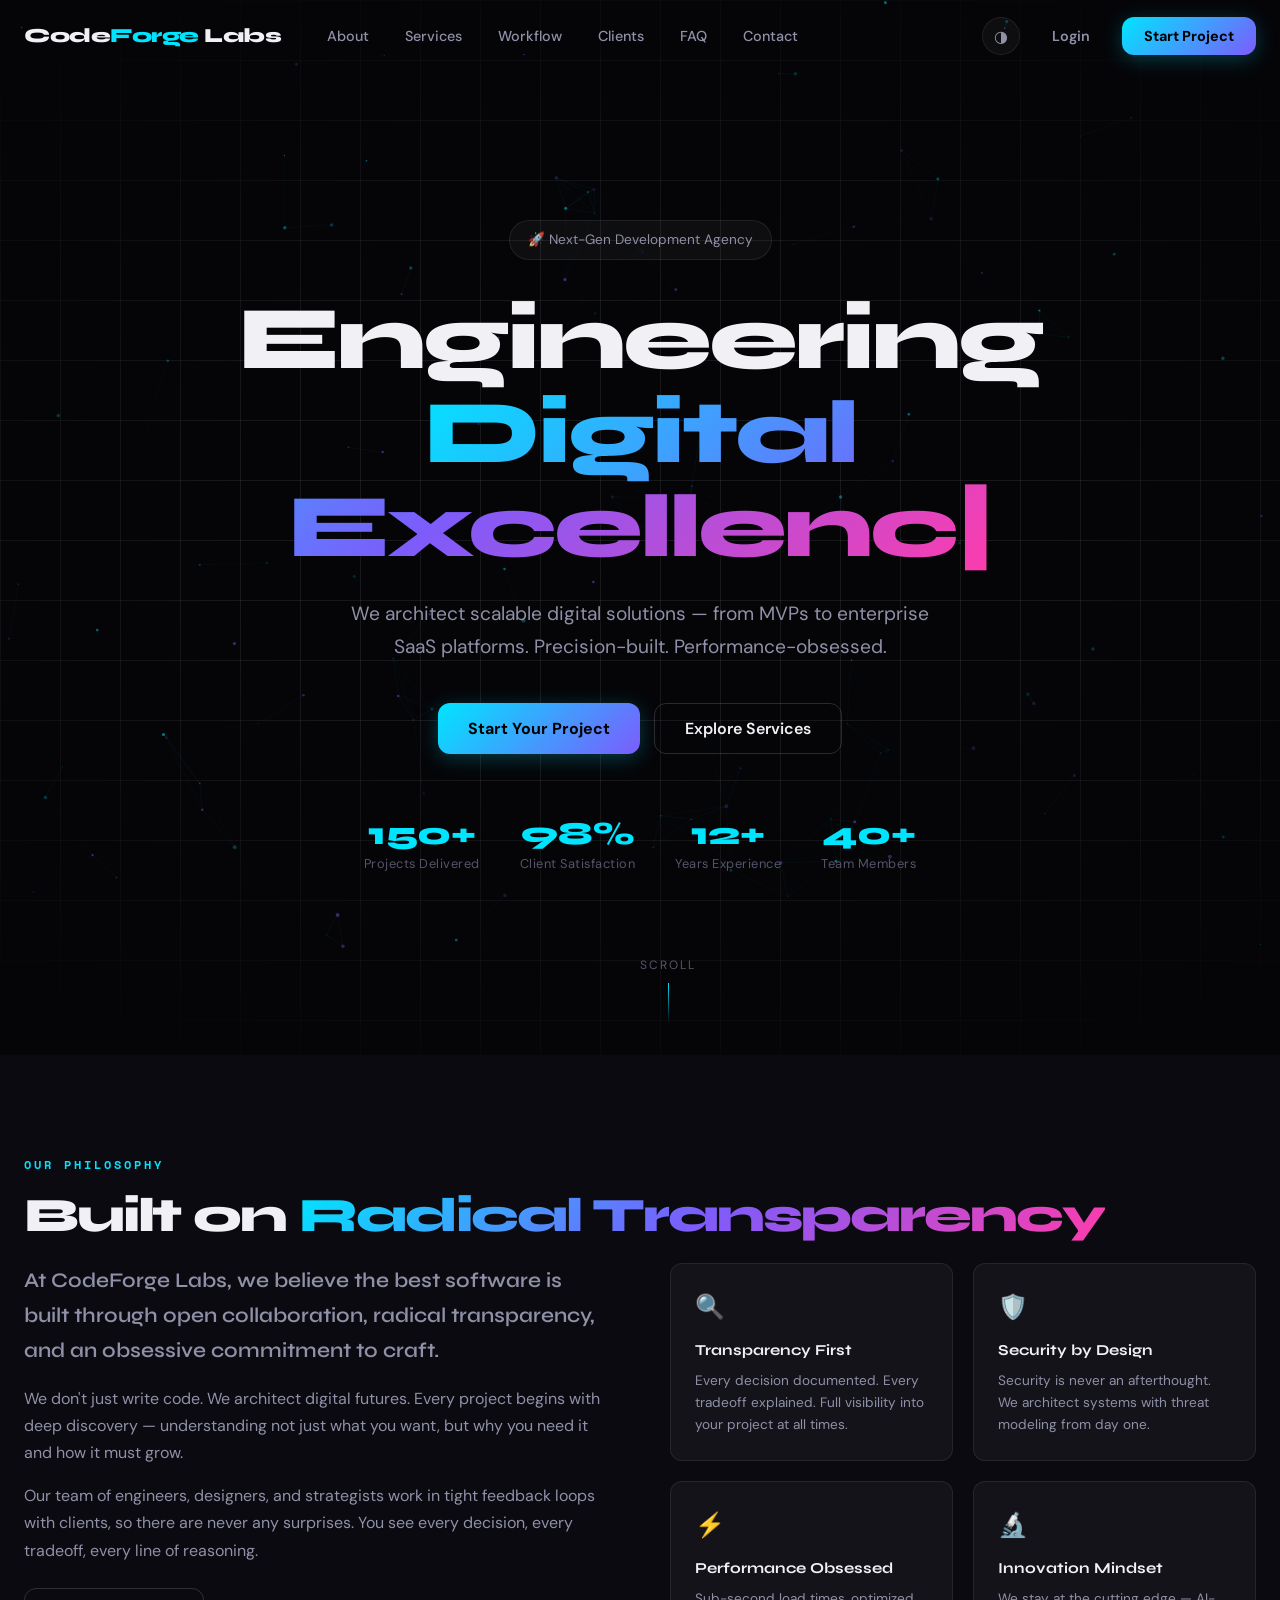
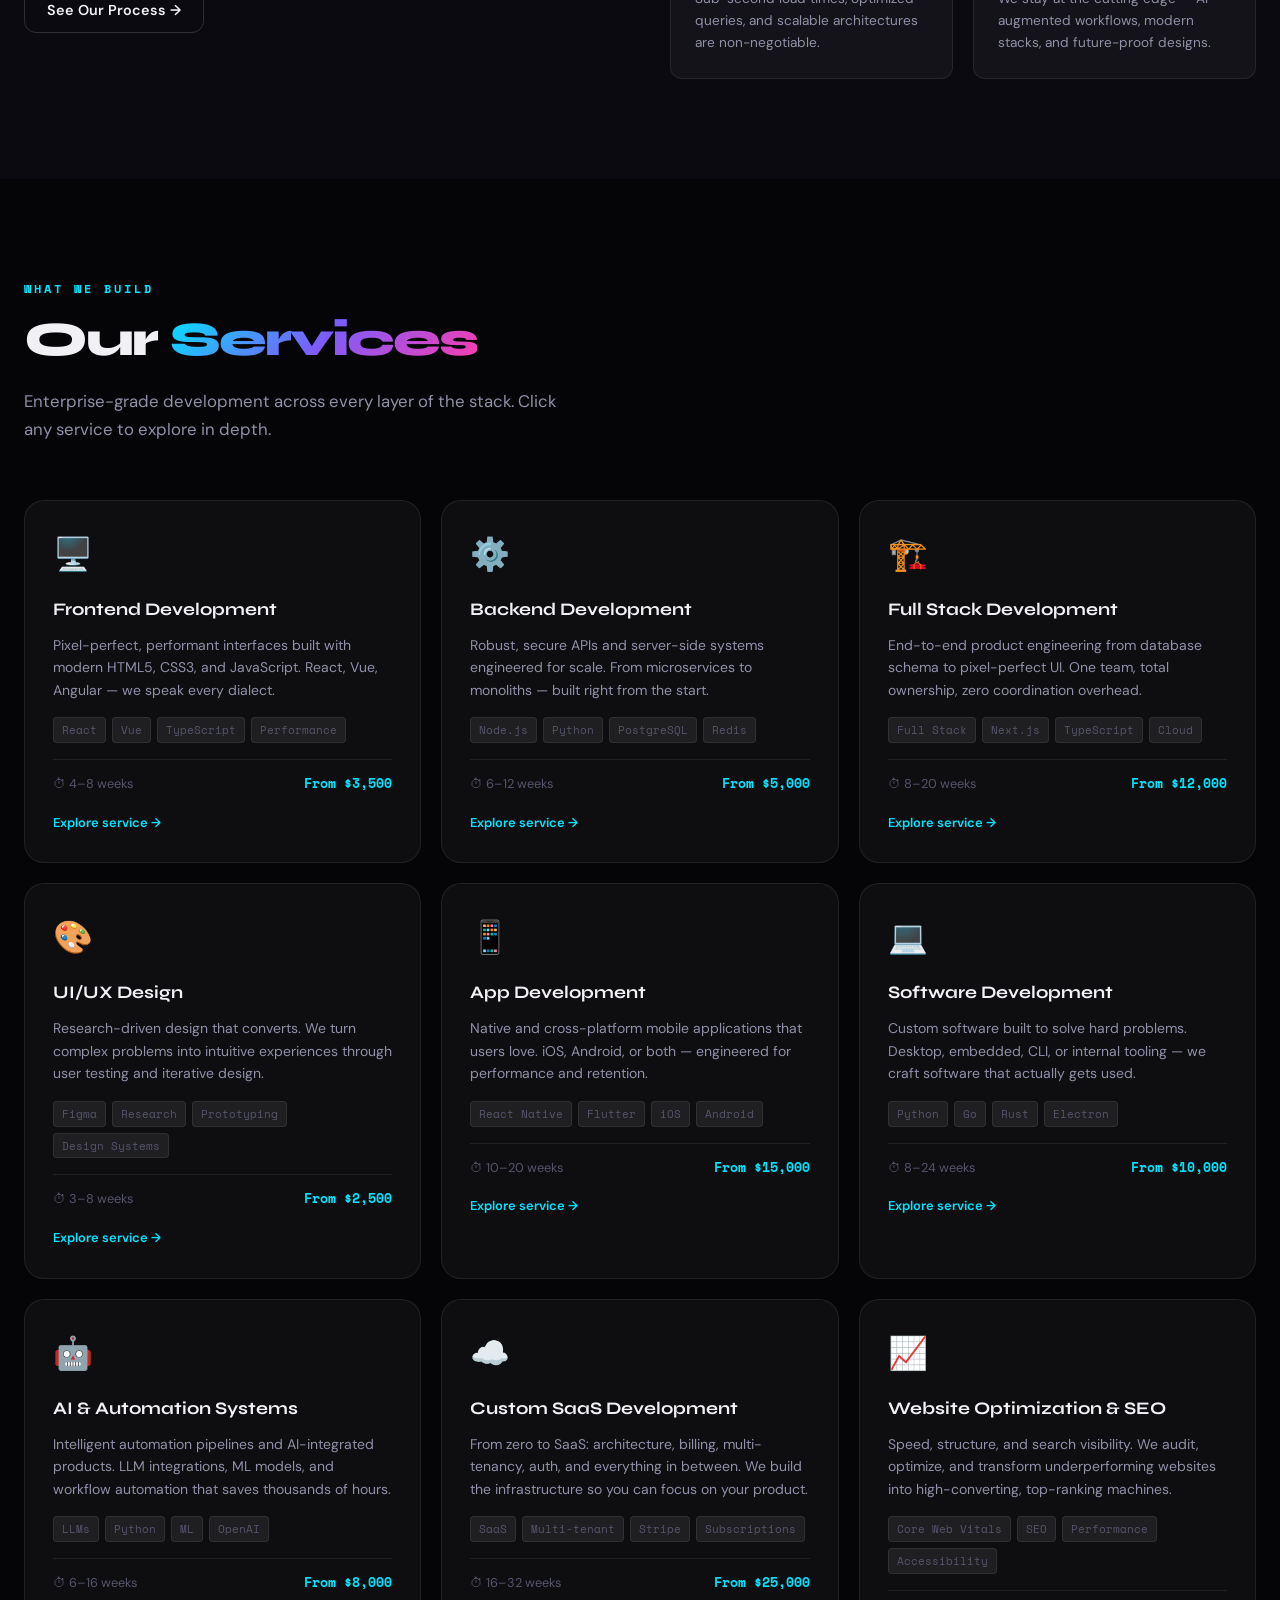
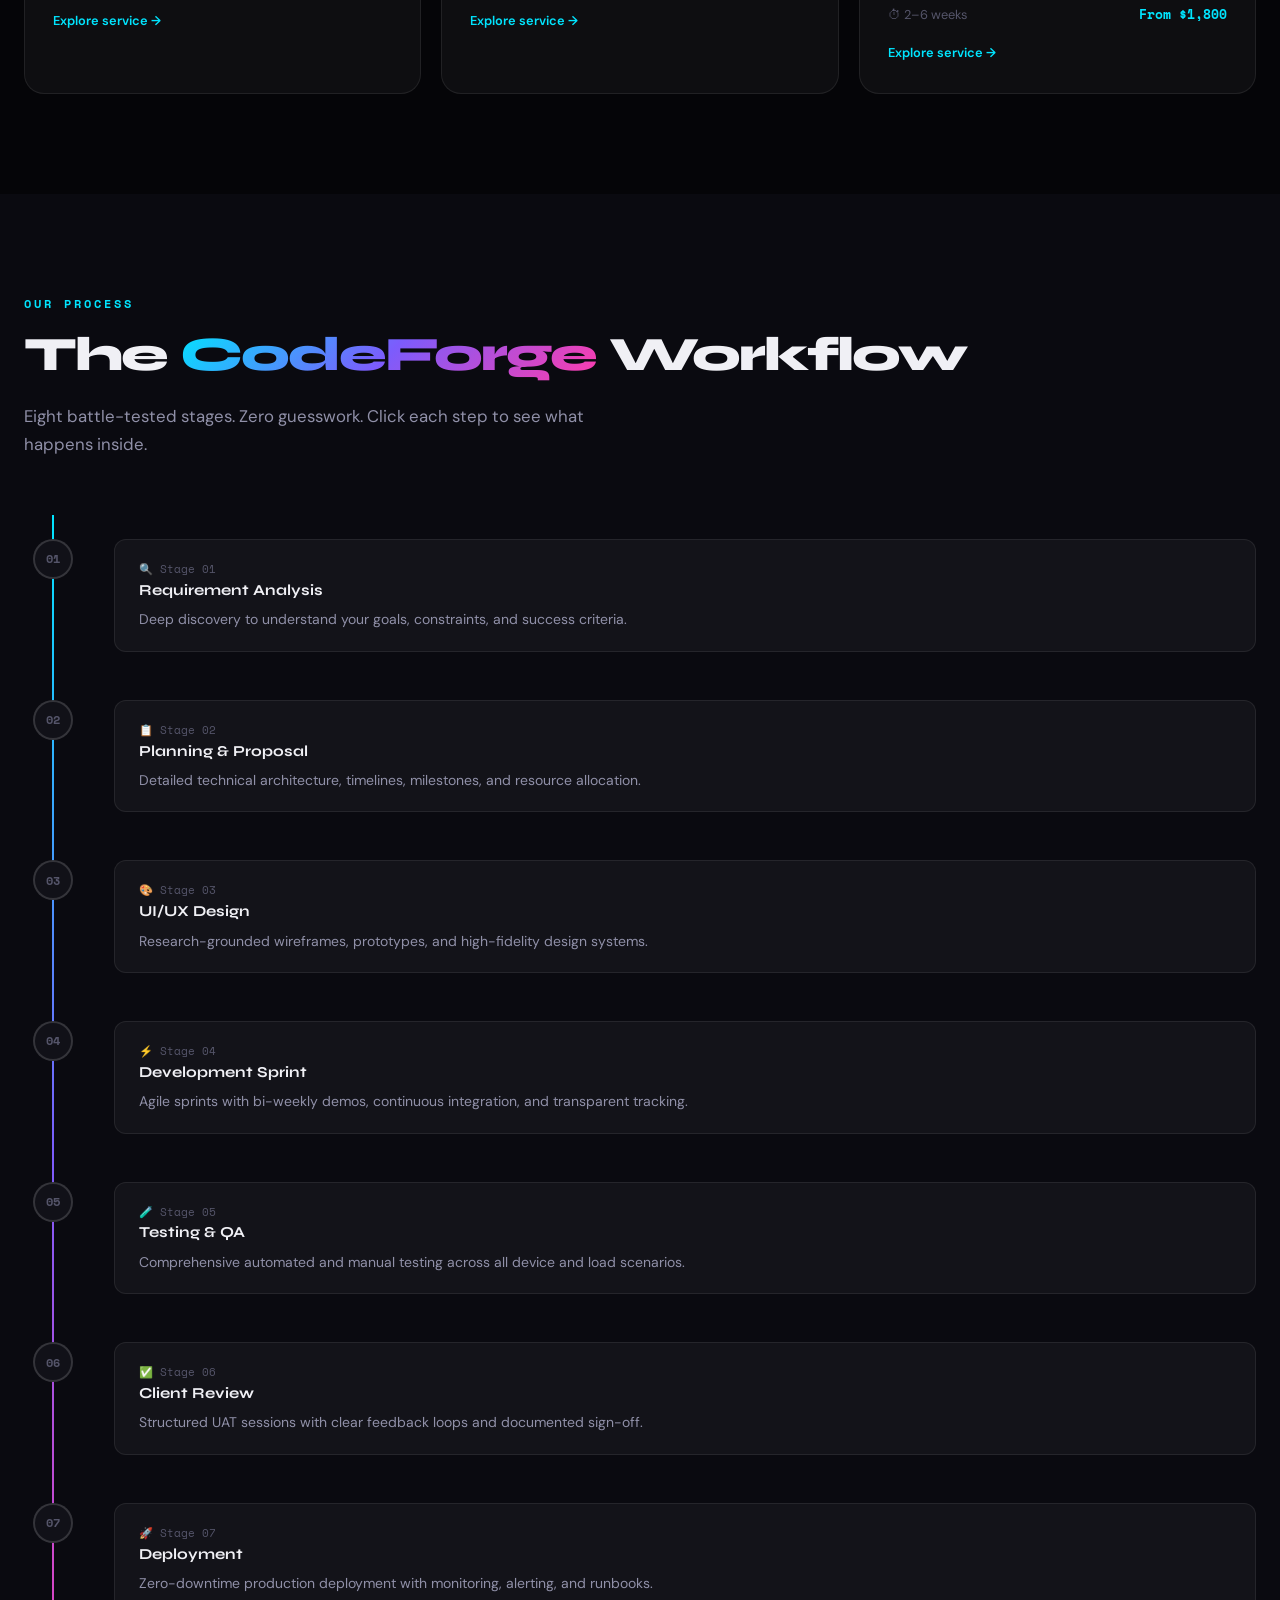
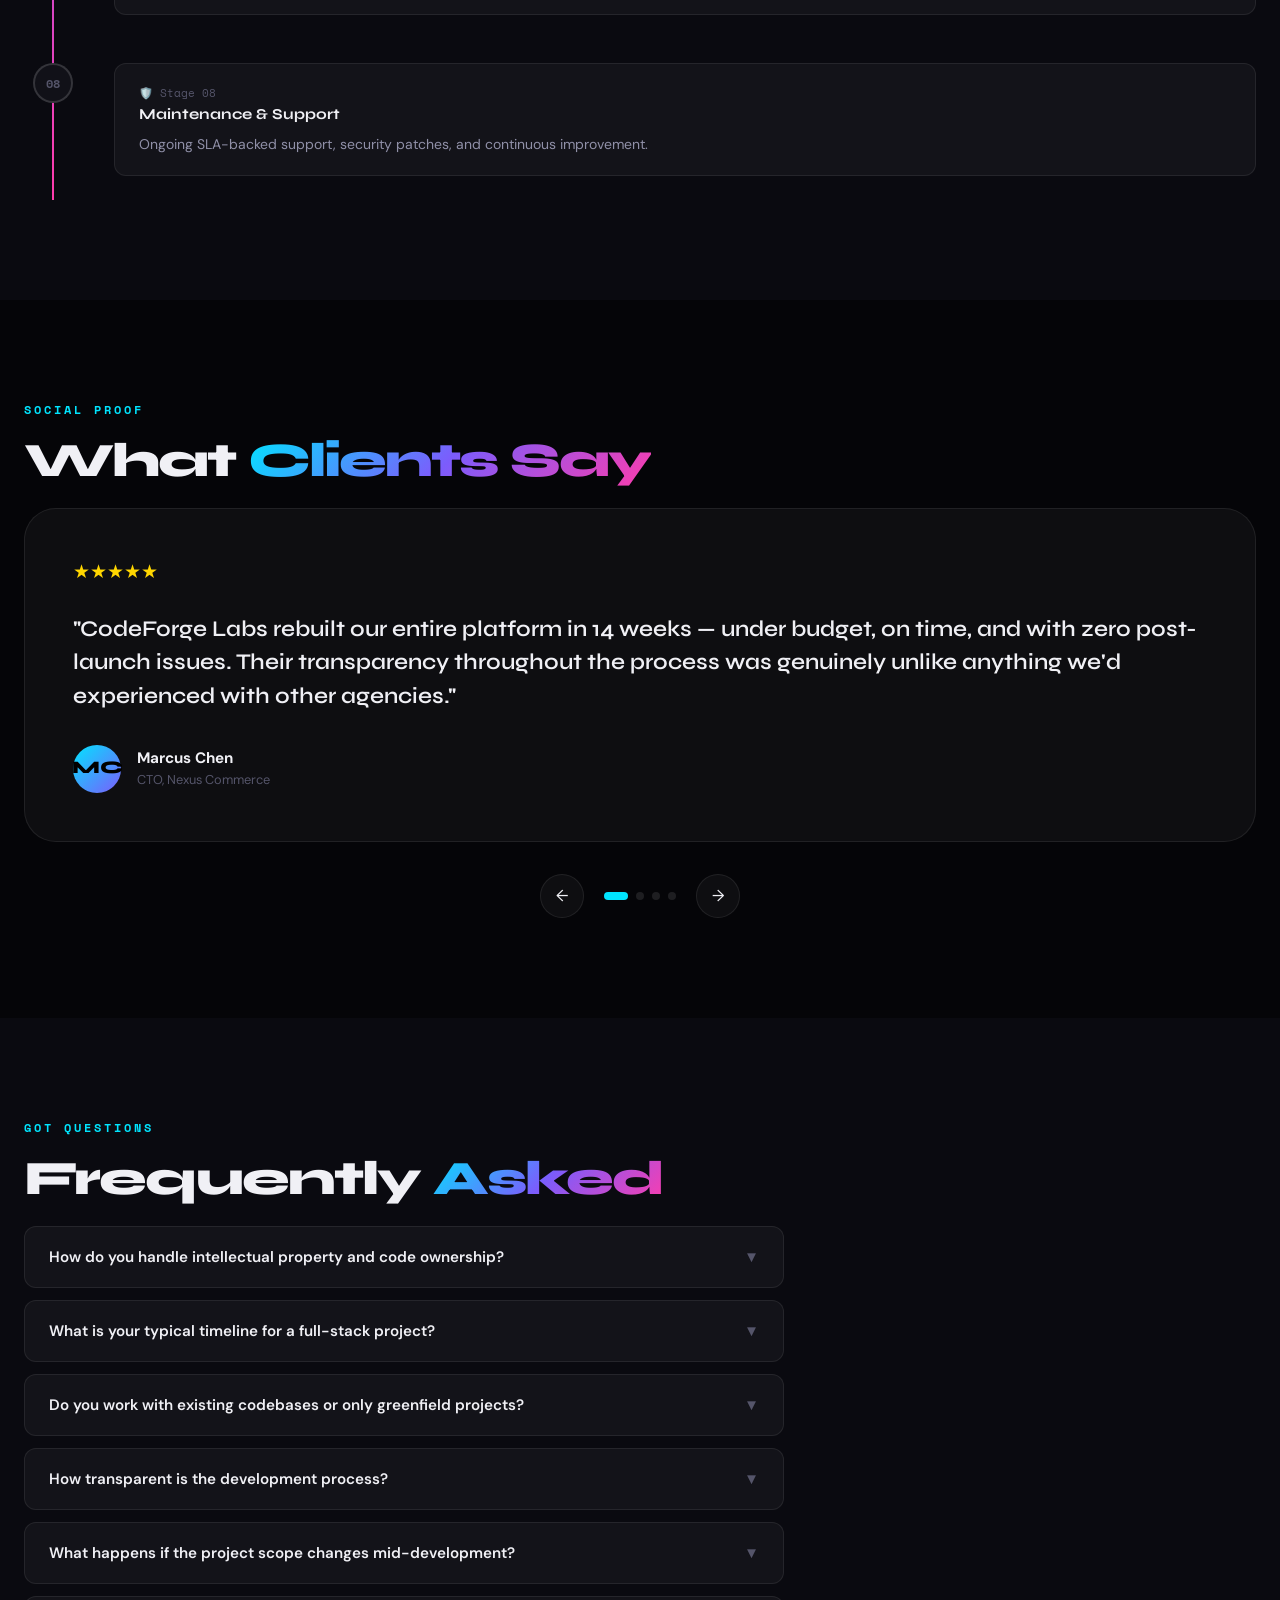
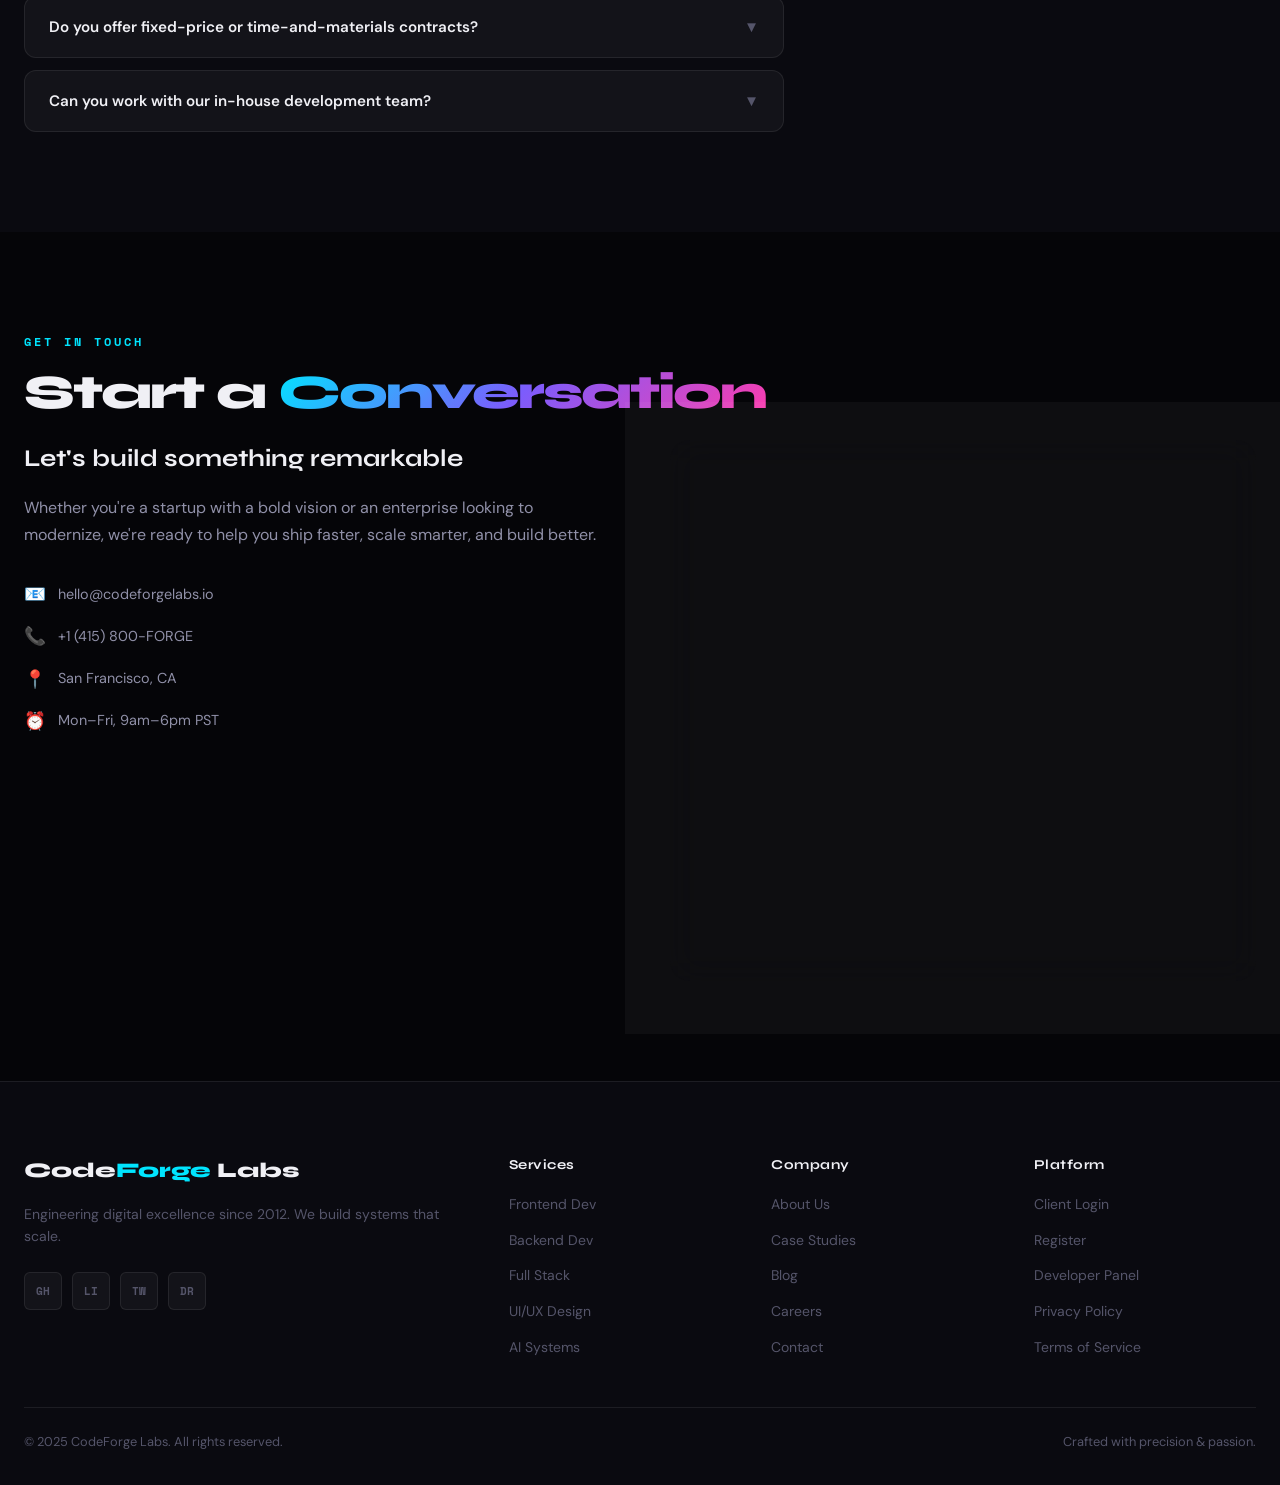
<file: index.html>
<!DOCTYPE html>
<html lang="en" data-theme="dark">
<head>
  <meta charset="UTF-8" />
  <meta name="viewport" content="width=device-width, initial-scale=1.0" />
  <title>CodeForge Labs — Engineering Digital Excellence</title>
  <link rel="stylesheet" href="style.css" />
  <link rel="preconnect" href="https://fonts.googleapis.com">
  <link href="https://fonts.googleapis.com/css2?family=Syne:wght@400;600;700;800&family=Space+Mono:wght@400;700&family=DM+Sans:wght@300;400;500&display=swap" rel="stylesheet">
</head>
<body>

<!-- ============================================================
     LOADING SCREEN
     ============================================================ -->
<div id="loading-screen">
  <div class="loader-inner">
    <div class="loader-logo">CFL</div>
    <div class="loader-bar"><div class="loader-fill"></div></div>
    <span class="loader-text">Initializing Platform...</span>
  </div>
</div>

<!-- ============================================================
     NAVBAR
     ============================================================ -->
<nav id="navbar">
  <div class="nav-container">
    <a href="#" class="nav-logo">Code<span>Forge</span> Labs</a>
    <ul class="nav-links" id="nav-links">
      <li><a href="#about">About</a></li>
      <li><a href="#services">Services</a></li>
      <li><a href="#workflow">Workflow</a></li>
      <li><a href="#testimonials">Clients</a></li>
      <li><a href="#faq">FAQ</a></li>
      <li><a href="#contact">Contact</a></li>
    </ul>
    <div class="nav-actions">
      <button class="theme-toggle" id="themeToggle" title="Toggle Theme">◑</button>
      <button class="btn btn-ghost" id="loginBtn">Login</button>
      <button class="btn btn-primary" id="registerBtn">Start Project</button>
      <button class="hamburger" id="hamburger">☰</button>
    </div>
  </div>
</nav>

<!-- ============================================================
     HERO SECTION
     ============================================================ -->
<section id="hero">
  <div class="hero-bg">
    <canvas id="hero-canvas"></canvas>
    <div class="hero-grid"></div>
  </div>
  <div class="hero-content">
    <div class="hero-badge">🚀 Next-Gen Development Agency</div>
    <h1 class="hero-title">
      Engineering<br/>
      <span class="gradient-text" id="typing-text"></span>
    </h1>
    <p class="hero-sub">We architect scalable digital solutions — from MVPs to enterprise SaaS platforms. Precision-built. Performance-obsessed.</p>
    <div class="hero-actions">
      <button class="btn btn-primary btn-lg" id="heroStartBtn">Start Your Project</button>
      <button class="btn btn-outline btn-lg" onclick="scrollToSection('services')">Explore Services</button>
    </div>
    <div class="hero-stats">
      <div class="stat"><span class="stat-num">150+</span><span class="stat-label">Projects Delivered</span></div>
      <div class="stat"><span class="stat-num">98%</span><span class="stat-label">Client Satisfaction</span></div>
      <div class="stat"><span class="stat-num">12+</span><span class="stat-label">Years Experience</span></div>
      <div class="stat"><span class="stat-num">40+</span><span class="stat-label">Team Members</span></div>
    </div>
  </div>
  <div class="hero-scroll-hint">
    <span>Scroll</span>
    <div class="scroll-arrow"></div>
  </div>
</section>

<!-- ============================================================
     ABOUT + VISION
     ============================================================ -->
<section id="about">
  <div class="container">
    <div class="section-label">Our Philosophy</div>
    <h2 class="section-title">Built on <span class="gradient-text">Radical Transparency</span></h2>
    <div class="about-grid">
      <div class="about-left">
        <p class="about-lead">At CodeForge Labs, we believe the best software is built through open collaboration, radical transparency, and an obsessive commitment to craft.</p>
        <p>We don't just write code. We architect digital futures. Every project begins with deep discovery — understanding not just what you want, but why you need it and how it must grow.</p>
        <p>Our team of engineers, designers, and strategists work in tight feedback loops with clients, so there are never any surprises. You see every decision, every tradeoff, every line of reasoning.</p>
        <a href="#workflow" class="btn btn-outline">See Our Process →</a>
      </div>
      <div class="about-right">
        <div class="pillar-grid">
          <div class="pillar">
            <div class="pillar-icon">🔍</div>
            <h4>Transparency First</h4>
            <p>Every decision documented. Every tradeoff explained. Full visibility into your project at all times.</p>
          </div>
          <div class="pillar">
            <div class="pillar-icon">🛡️</div>
            <h4>Security by Design</h4>
            <p>Security is never an afterthought. We architect systems with threat modeling from day one.</p>
          </div>
          <div class="pillar">
            <div class="pillar-icon">⚡</div>
            <h4>Performance Obsessed</h4>
            <p>Sub-second load times, optimized queries, and scalable architectures are non-negotiable.</p>
          </div>
          <div class="pillar">
            <div class="pillar-icon">🔬</div>
            <h4>Innovation Mindset</h4>
            <p>We stay at the cutting edge — AI-augmented workflows, modern stacks, and future-proof designs.</p>
          </div>
        </div>
      </div>
    </div>
  </div>
</section>

<!-- ============================================================
     SERVICES SECTION
     ============================================================ -->
<section id="services">
  <div class="container">
    <div class="section-label">What We Build</div>
    <h2 class="section-title">Our <span class="gradient-text">Services</span></h2>
    <p class="section-sub">Enterprise-grade development across every layer of the stack. Click any service to explore in depth.</p>

    <div class="services-grid" id="services-grid">
      <!-- Services injected by JS -->
    </div>
  </div>
</section>

<!-- ============================================================
     WORKFLOW TRANSPARENCY SYSTEM
     ============================================================ -->
<section id="workflow">
  <div class="container">
    <div class="section-label">Our Process</div>
    <h2 class="section-title">The <span class="gradient-text">CodeForge</span> Workflow</h2>
    <p class="section-sub">Eight battle-tested stages. Zero guesswork. Click each step to see what happens inside.</p>
    <div class="workflow-timeline" id="workflow-timeline">
      <!-- Steps injected by JS -->
    </div>
  </div>
</section>

<!-- ============================================================
     TESTIMONIALS
     ============================================================ -->
<section id="testimonials">
  <div class="container">
    <div class="section-label">Social Proof</div>
    <h2 class="section-title">What <span class="gradient-text">Clients Say</span></h2>
    <div class="testimonial-slider" id="testimonial-slider">
      <div class="testimonials-track" id="testimonials-track">
        <!-- Injected by JS -->
      </div>
      <div class="slider-controls">
        <button class="slider-btn" id="prevTestimonial">←</button>
        <div class="slider-dots" id="sliderDots"></div>
        <button class="slider-btn" id="nextTestimonial">→</button>
      </div>
    </div>
  </div>
</section>

<!-- ============================================================
     FAQ
     ============================================================ -->
<section id="faq">
  <div class="container">
    <div class="section-label">Got Questions</div>
    <h2 class="section-title">Frequently <span class="gradient-text">Asked</span></h2>
    <div class="faq-list" id="faq-list">
      <!-- Injected by JS -->
    </div>
  </div>
</section>

<!-- ============================================================
     CONTACT
     ============================================================ -->
<section id="contact">
  <div class="container">
    <div class="section-label">Get In Touch</div>
    <h2 class="section-title">Start a <span class="gradient-text">Conversation</span></h2>
    <div class="contact-grid">
      <div class="contact-info">
        <h3>Let's build something remarkable</h3>
        <p>Whether you're a startup with a bold vision or an enterprise looking to modernize, we're ready to help you ship faster, scale smarter, and build better.</p>
        <div class="contact-details">
          <div class="contact-item"><span>📧</span> hello@codeforgelabs.io</div>
          <div class="contact-item"><span>📞</span> +1 (415) 800-FORGE</div>
          <div class="contact-item"><span>📍</span> San Francisco, CA</div>
          <div class="contact-item"><span>⏰</span> Mon–Fri, 9am–6pm PST</div>
        </div>
      </div>
      <form class="contact-form glass-panel" id="contactForm">
        <div class="form-group">
          <label>Your Name</label>
          <input type="text" id="contactName" placeholder="Jane Smith" required />
        </div>
        <div class="form-group">
          <label>Email Address</label>
          <input type="email" id="contactEmail" placeholder="jane@company.com" required />
        </div>
        <div class="form-group">
          <label>Subject</label>
          <input type="text" id="contactSubject" placeholder="Project Inquiry" required />
        </div>
        <div class="form-group">
          <label>Message</label>
          <textarea id="contactMessage" rows="5" placeholder="Tell us about your project..." required></textarea>
        </div>
        <button type="submit" class="btn btn-primary btn-full">Send Message →</button>
      </form>
    </div>
  </div>
</section>

<!-- ============================================================
     FOOTER
     ============================================================ -->
<footer id="footer">
  <div class="container">
    <div class="footer-grid">
      <div class="footer-brand">
        <div class="footer-logo">Code<span>Forge</span> Labs</div>
        <p>Engineering digital excellence since 2012. We build systems that scale.</p>
        <div class="social-links">
          <a href="#" class="social-link">GH</a>
          <a href="#" class="social-link">LI</a>
          <a href="#" class="social-link">TW</a>
          <a href="#" class="social-link">DR</a>
        </div>
      </div>
      <div class="footer-col">
        <h5>Services</h5>
        <ul>
          <li><a href="#">Frontend Dev</a></li>
          <li><a href="#">Backend Dev</a></li>
          <li><a href="#">Full Stack</a></li>
          <li><a href="#">UI/UX Design</a></li>
          <li><a href="#">AI Systems</a></li>
        </ul>
      </div>
      <div class="footer-col">
        <h5>Company</h5>
        <ul>
          <li><a href="#">About Us</a></li>
          <li><a href="#">Case Studies</a></li>
          <li><a href="#">Blog</a></li>
          <li><a href="#">Careers</a></li>
          <li><a href="#contact">Contact</a></li>
        </ul>
      </div>
      <div class="footer-col">
        <h5>Platform</h5>
        <ul>
          <li><a href="#" id="footerLoginLink">Client Login</a></li>
          <li><a href="#" id="footerRegisterLink">Register</a></li>
          <li><a href="developer-panel.html">Developer Panel</a></li>
          <li><a href="#">Privacy Policy</a></li>
          <li><a href="#">Terms of Service</a></li>
        </ul>
      </div>
    </div>
    <div class="footer-bottom">
      <span>© 2025 CodeForge Labs. All rights reserved.</span>
      <span>Crafted with precision & passion.</span>
    </div>
  </div>
</footer>

<!-- ============================================================
     MODALS
     ============================================================ -->

<!-- Auth Modal -->
<div class="modal-overlay" id="authModal">
  <div class="modal glass-panel" id="authModalInner">
    <button class="modal-close" id="closeAuthModal">×</button>
    <div class="modal-tabs">
      <button class="modal-tab active" id="tabLogin">Login</button>
      <button class="modal-tab" id="tabRegister">Register</button>
    </div>

    <!-- Login Form -->
    <div id="loginForm">
      <h3>Welcome Back</h3>
      <p class="modal-sub">Access your client dashboard</p>
      <div class="form-group">
        <label>Email Address</label>
        <input type="email" id="loginEmail" placeholder="your@email.com" />
      </div>
      <div class="form-group">
        <label>Password</label>
        <div class="input-with-toggle">
          <input type="password" id="loginPassword" placeholder="••••••••" />
          <button class="toggle-pw" onclick="togglePassword('loginPassword')">👁</button>
        </div>
      </div>
      <div class="form-options">
        <label class="checkbox-label"><input type="checkbox" id="rememberMe" /> Remember me</label>
        <a href="#" class="forgot-link" id="forgotLink">Forgot Password?</a>
      </div>
      <div class="form-error" id="loginError"></div>
      <button class="btn btn-primary btn-full" id="loginSubmit">Login →</button>
      <p class="modal-switch">No account? <a href="#" id="switchToRegister">Create one →</a></p>
    </div>

    <!-- Register Form -->
    <div id="registerForm" style="display:none;">
      <h3>Create Account</h3>
      <p class="modal-sub">Join the CodeForge platform</p>
      <div class="form-row">
        <div class="form-group">
          <label>Full Name</label>
          <input type="text" id="regName" placeholder="Jane Smith" />
        </div>
        <div class="form-group">
          <label>Company</label>
          <input type="text" id="regCompany" placeholder="Acme Corp" />
        </div>
      </div>
      <div class="form-group">
        <label>Email Address</label>
        <input type="email" id="regEmail" placeholder="jane@acme.com" />
      </div>
      <div class="form-group">
        <label>Password</label>
        <div class="input-with-toggle">
          <input type="password" id="regPassword" placeholder="Create a strong password" oninput="checkPasswordStrength(this.value)" />
          <button class="toggle-pw" onclick="togglePassword('regPassword')">👁</button>
        </div>
        <div class="pw-strength" id="pwStrength">
          <div class="pw-bar"><div id="pwBar"></div></div>
          <span id="pwLabel">Enter password</span>
        </div>
      </div>
      <div class="form-group">
        <label>Confirm Password</label>
        <input type="password" id="regConfirm" placeholder="Confirm password" />
      </div>
      <div class="form-error" id="registerError"></div>
      <button class="btn btn-primary btn-full" id="registerSubmit">Create Account →</button>
      <p class="modal-switch">Have an account? <a href="#" id="switchToLogin">Sign in →</a></p>
    </div>

    <!-- Forgot Password -->
    <div id="forgotForm" style="display:none;">
      <h3>Reset Password</h3>
      <p class="modal-sub">We'll send a reset link to your email</p>
      <div class="form-group">
        <label>Email Address</label>
        <input type="email" id="forgotEmail" placeholder="your@email.com" />
      </div>
      <button class="btn btn-primary btn-full" id="forgotSubmit">Send Reset Link</button>
      <p class="modal-switch"><a href="#" id="backToLogin">← Back to Login</a></p>
    </div>
  </div>
</div>

<!-- Workflow Step Modal -->
<div class="modal-overlay" id="workflowModal">
  <div class="modal glass-panel" id="workflowModalInner">
    <button class="modal-close" id="closeWorkflowModal">×</button>
    <div id="workflowModalContent"></div>
  </div>
</div>

<!-- Service Modal -->
<div class="modal-overlay" id="serviceModal">
  <div class="modal modal-wide glass-panel" id="serviceModalInner">
    <button class="modal-close" id="closeServiceModal">×</button>
    <div id="serviceModalContent"></div>
  </div>
</div>

<!-- ============================================================
     CLIENT DASHBOARD (hidden until login)
     ============================================================ -->
<div id="dashboard" style="display:none;">
  <div class="dash-layout">
    <!-- Sidebar -->
    <aside class="dash-sidebar" id="dashSidebar">
      <div class="dash-logo">Code<span>Forge</span></div>
      <nav class="dash-nav">
        <a href="#" class="dash-link active" data-panel="overview"><span>📊</span> Overview</a>
        <a href="#" class="dash-link" data-panel="new-project"><span>➕</span> New Project</a>
        <a href="#" class="dash-link" data-panel="my-projects"><span>📂</span> My Projects</a>
        <a href="#" class="dash-link" data-panel="invoices"><span>🧾</span> Invoices</a>
        <a href="#" class="dash-link" data-panel="notifications"><span>🔔</span> Notifications</a>
        <a href="#" class="dash-link" data-panel="settings"><span>⚙️</span> Settings</a>
      </nav>
      <div class="dash-user-info" id="dashUserInfo"></div>
      <button class="btn btn-ghost btn-sm dash-logout" id="logoutBtn">Logout</button>
    </aside>

    <!-- Main Content -->
    <main class="dash-main">
      <div class="dash-topbar">
        <div>
          <h2 id="panelTitle">Overview</h2>
          <span id="panelSub">Your project at a glance</span>
        </div>
        <div class="dash-topbar-right">
          <div class="live-indicator"><span class="pulse"></span> Live</div>
          <div class="dash-notifications-icon" id="notifIcon">🔔 <span class="notif-badge" id="notifBadge">0</span></div>
        </div>
      </div>

      <!-- Overview Panel -->
      <div class="dash-panel active" id="panel-overview">
        <div class="stat-cards" id="overviewStats"></div>
        <div class="recent-activity">
          <h3>Recent Activity</h3>
          <div class="activity-list" id="activityList"></div>
        </div>
      </div>

      <!-- New Project Panel -->
      <div class="dash-panel" id="panel-new-project">
        <form class="project-form glass-panel" id="projectRequestForm">
          <h3>Request a New Project</h3>
          <div class="form-row">
            <div class="form-group">
              <label>Service Category *</label>
              <select id="projCategory" required>
                <option value="">Select a service...</option>
                <option>Frontend Development</option>
                <option>Backend Development</option>
                <option>Full Stack Development</option>
                <option>UI/UX Design</option>
                <option>App Development</option>
                <option>Software Development</option>
                <option>AI & Automation</option>
                <option>Custom SaaS Development</option>
                <option>Website Optimization & SEO</option>
              </select>
            </div>
            <div class="form-group">
              <label>Priority Level *</label>
              <select id="projPriority" required>
                <option value="">Set priority...</option>
                <option value="low">🟢 Low</option>
                <option value="medium">🟡 Medium</option>
                <option value="high">🟠 High</option>
                <option value="urgent">🔴 Urgent</option>
              </select>
            </div>
          </div>
          <div class="form-group">
            <label>Project Title *</label>
            <input type="text" id="projTitle" placeholder="e.g. E-commerce Platform Redesign" required />
          </div>
          <div class="form-group">
            <label>Detailed Description *</label>
            <textarea id="projDesc" rows="5" placeholder="Describe your project in detail — goals, scope, technical requirements..." required></textarea>
          </div>
          <div class="form-row">
            <div class="form-group">
              <label>Budget Range *</label>
              <select id="projBudget" required>
                <option value="">Select budget range...</option>
                <option>Under $5,000</option>
                <option>$5,000 – $15,000</option>
                <option>$15,000 – $50,000</option>
                <option>$50,000 – $100,000</option>
                <option>$100,000+</option>
              </select>
            </div>
            <div class="form-group">
              <label>Desired Deadline *</label>
              <input type="date" id="projDeadline" required />
            </div>
          </div>
          <div class="form-group">
            <label>Attach Reference Files (Simulation)</label>
            <div class="file-drop-zone" id="fileDropZone">
              <span>📎 Drop files here or click to browse</span>
              <input type="file" id="fileInput" multiple style="display:none" />
            </div>
            <div class="file-list" id="fileList"></div>
          </div>
          <button type="submit" class="btn btn-primary btn-full">Submit Project Request →</button>
        </form>
      </div>

      <!-- My Projects Panel -->
      <div class="dash-panel" id="panel-my-projects">
        <div class="search-bar">
          <input type="text" id="projectSearch" placeholder="🔍 Search your projects..." />
        </div>
        <div class="projects-list" id="projectsList"></div>
      </div>

      <!-- Invoices Panel -->
      <div class="dash-panel" id="panel-invoices">
        <div class="invoices-list" id="invoicesList"></div>
      </div>

      <!-- Notifications Panel -->
      <div class="dash-panel" id="panel-notifications">
        <div class="notifications-list" id="notificationsList"></div>
      </div>

      <!-- Settings Panel -->
      <div class="dash-panel" id="panel-settings">
        <div class="settings-card glass-panel">
          <h3>Account Settings</h3>
          <div class="form-group">
            <label>Display Name</label>
            <input type="text" id="settingsName" />
          </div>
          <div class="form-group">
            <label>Email</label>
            <input type="email" id="settingsEmail" />
          </div>
          <div class="form-group">
            <label>Company</label>
            <input type="text" id="settingsCompany" />
          </div>
          <button class="btn btn-primary" onclick="saveSettings()">Save Changes</button>
        </div>
        <div class="settings-card glass-panel">
          <h3>Preferences</h3>
          <div class="form-group">
            <label>Theme</label>
            <div class="theme-select">
              <button class="btn btn-outline" onclick="setTheme('dark')">🌙 Dark</button>
              <button class="btn btn-outline" onclick="setTheme('light')">☀️ Light</button>
            </div>
          </div>
        </div>
      </div>
    </main>
  </div>
</div>

<!-- ============================================================
     TOAST NOTIFICATIONS
     ============================================================ -->
<div class="toast-container" id="toastContainer"></div>

<!-- Scroll to top -->
<button class="scroll-top" id="scrollTop">↑</button>

<script src="script.js"></script>
</body>
</html>
</file>
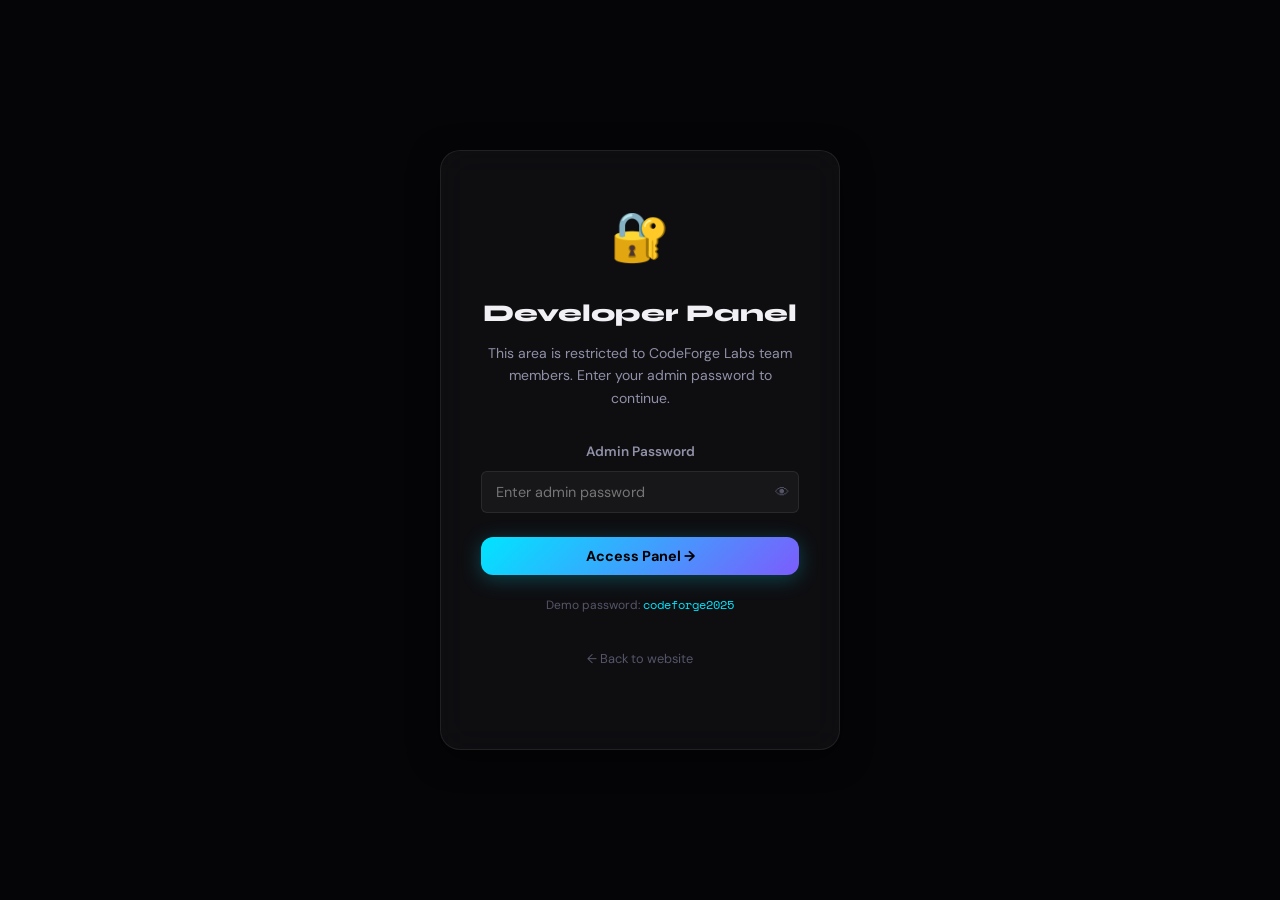
<file: developer-panel.html>
<!DOCTYPE html>
<html lang="en" data-theme="dark">
<head>
  <meta charset="UTF-8" />
  <meta name="viewport" content="width=device-width, initial-scale=1.0" />
  <title>Developer Panel — CodeForge Labs</title>
  <link rel="stylesheet" href="style.css" />
  <link rel="preconnect" href="https://fonts.googleapis.com">
  <link href="https://fonts.googleapis.com/css2?family=Syne:wght@400;600;700;800&family=Space+Mono:wght@400;700&family=DM+Sans:wght@300;400;500&display=swap" rel="stylesheet">
  <style>
    /* ── Developer Panel Specific Styles ── */
    body { overflow: hidden; }

    #devAuth {
      position: fixed;
      inset: 0;
      z-index: 9999;
      background: var(--bg-0);
      display: flex;
      align-items: center;
      justify-content: center;
    }

    .dev-auth-card {
      width: 100%;
      max-width: 400px;
      padding: 48px 40px;
      text-align: center;
    }

    .dev-auth-card .dev-icon { font-size: 3rem; margin-bottom: 20px; }
    .dev-auth-card h2 { font-family: var(--font-display); font-size: 1.5rem; font-weight: 800; margin-bottom: 8px; }
    .dev-auth-card p { color: var(--text-secondary); font-size: 0.875rem; margin-bottom: 32px; }

    #devPanel { display: none; height: 100vh; }

    .dev-layout { display: flex; height: 100vh; }

    .dev-sidebar {
      width: 220px;
      background: var(--bg-1);
      border-right: 1px solid var(--border);
      display: flex;
      flex-direction: column;
      padding: 20px 14px;
      flex-shrink: 0;
    }

    .dev-sidebar .dash-logo { font-size: 1rem; padding-bottom: 14px; margin-bottom: 14px; }
    .dev-badge {
      background: rgba(255,107,53,0.1);
      border: 1px solid rgba(255,107,53,0.3);
      border-radius: var(--radius-sm);
      padding: 4px 10px;
      font-size: 0.7rem;
      font-family: var(--font-mono);
      color: var(--orange);
      text-align: center;
      margin-bottom: 20px;
      letter-spacing: 1px;
    }

    .dev-main { flex: 1; overflow-y: auto; display: flex; flex-direction: column; background: var(--bg-0); }

    .dev-topbar {
      background: var(--bg-1);
      border-bottom: 1px solid var(--border);
      padding: 18px 28px;
      display: flex;
      align-items: center;
      justify-content: space-between;
      flex-shrink: 0;
    }
    .dev-topbar h2 { font-family: var(--font-display); font-weight: 800; font-size: 1.2rem; }

    .dev-panel { display: none; padding: 28px; }
    .dev-panel.active { display: block; }

    /* Analytics Cards */
    .analytics-grid {
      display: grid;
      grid-template-columns: repeat(4, 1fr);
      gap: 16px;
      margin-bottom: 28px;
    }

    .analytics-card {
      background: var(--surface-1);
      border: 1px solid var(--border);
      border-radius: var(--radius-md);
      padding: 20px;
      transition: var(--transition);
    }
    .analytics-card:hover { border-color: var(--accent); }
    .analytics-card .ac-label { font-size: 0.75rem; font-family: var(--font-mono); color: var(--text-muted); text-transform: uppercase; letter-spacing: 1px; margin-bottom: 8px; }
    .analytics-card .ac-value { font-family: var(--font-display); font-size: 2rem; font-weight: 800; }
    .analytics-card .ac-sub { font-size: 0.75rem; color: var(--text-muted); margin-top: 4px; }
    .analytics-card .ac-trend { font-size: 0.75rem; margin-top: 6px; }
    .trend-up { color: var(--green); }
    .trend-down { color: var(--red); }

    /* Projects Table */
    .table-controls {
      display: flex;
      gap: 12px;
      align-items: center;
      margin-bottom: 20px;
      flex-wrap: wrap;
    }

    .table-controls input {
      background: var(--surface-1);
      border: 1px solid var(--border);
      border-radius: var(--radius-sm);
      padding: 9px 14px;
      color: var(--text-primary);
      font-size: 0.875rem;
      width: 240px;
    }
    .table-controls input:focus { border-color: var(--accent); }

    .filter-select {
      background: var(--surface-1);
      border: 1px solid var(--border);
      border-radius: var(--radius-sm);
      padding: 9px 14px;
      color: var(--text-primary);
      font-size: 0.875rem;
      cursor: pointer;
      appearance: none;
      min-width: 180px;
    }
    .filter-select:focus { border-color: var(--accent); }

    .projects-table {
      background: var(--surface-1);
      border: 1px solid var(--border);
      border-radius: var(--radius-lg);
      overflow: hidden;
    }

    .table-header {
      display: grid;
      grid-template-columns: 2fr 1.5fr 1fr 1fr 1fr 1.5fr;
      background: var(--surface-2);
      border-bottom: 1px solid var(--border);
      padding: 12px 20px;
      font-size: 0.75rem;
      font-family: var(--font-mono);
      color: var(--text-muted);
      text-transform: uppercase;
      letter-spacing: 1px;
    }

    .table-row {
      display: grid;
      grid-template-columns: 2fr 1.5fr 1fr 1fr 1fr 1.5fr;
      padding: 14px 20px;
      border-bottom: 1px solid var(--border);
      align-items: center;
      transition: background var(--transition);
      font-size: 0.875rem;
    }
    .table-row:last-child { border-bottom: none; }
    .table-row:hover { background: var(--surface-2); }

    .table-row .project-title-cell { font-weight: 600; }
    .table-row .project-title-cell small { display: block; color: var(--text-muted); font-weight: 400; font-size: 0.75rem; }

    /* Assignment and status controls */
    .assign-select, .status-select {
      background: var(--surface-2);
      border: 1px solid var(--border);
      border-radius: var(--radius-sm);
      padding: 5px 8px;
      color: var(--text-primary);
      font-size: 0.75rem;
      cursor: pointer;
      width: 100%;
      max-width: 160px;
    }
    .assign-select:focus, .status-select:focus { border-color: var(--accent); outline: none; }

    /* Expanded row for notes */
    .row-details {
      display: none;
      padding: 16px 20px;
      background: var(--bg-2);
      border-bottom: 1px solid var(--border);
    }
    .row-details.open { display: block; }

    .notes-area {
      width: 100%;
      background: var(--surface-1);
      border: 1px solid var(--border);
      border-radius: var(--radius-sm);
      padding: 10px 14px;
      color: var(--text-primary);
      font-size: 0.875rem;
      resize: vertical;
      min-height: 80px;
      font-family: var(--font-body);
      margin-top: 8px;
    }
    .notes-area:focus { border-color: var(--accent); outline: none; }

    /* Charts */
    .charts-grid {
      display: grid;
      grid-template-columns: 1fr 1fr;
      gap: 20px;
      margin-top: 24px;
    }

    .chart-card {
      background: var(--surface-1);
      border: 1px solid var(--border);
      border-radius: var(--radius-lg);
      padding: 24px;
    }

    .chart-card h4 {
      font-family: var(--font-display);
      font-weight: 700;
      margin-bottom: 20px;
      font-size: 0.95rem;
    }

    canvas.chart-canvas { width: 100% !important; }

    /* Revenue table */
    .revenue-table { width: 100%; border-collapse: collapse; margin-top: 12px; }
    .revenue-table th { font-family: var(--font-mono); font-size: 0.7rem; text-transform: uppercase; letter-spacing: 1px; color: var(--text-muted); padding: 8px 12px; text-align: left; border-bottom: 1px solid var(--border); }
    .revenue-table td { padding: 10px 12px; font-size: 0.85rem; border-bottom: 1px solid var(--border); color: var(--text-secondary); }
    .revenue-table tr:last-child td { border-bottom: none; }
    .revenue-table .amount { color: var(--green); font-family: var(--font-mono); font-weight: 700; }

    /* Priority badge */
    .priority-badge {
      padding: 3px 8px;
      border-radius: 4px;
      font-size: 0.7rem;
      font-family: var(--font-mono);
      font-weight: 700;
    }
    .priority-low { background: rgba(0,255,136,0.1); color: var(--green); }
    .priority-medium { background: rgba(255,214,0,0.1); color: var(--yellow); }
    .priority-high { background: rgba(255,107,53,0.1); color: var(--orange); }
    .priority-urgent { background: rgba(255,51,102,0.1); color: var(--red); }

    /* Empty state */
    .empty-dev-state {
      text-align: center;
      padding: 60px 20px;
      color: var(--text-muted);
    }
    .empty-dev-state div { font-size: 3rem; margin-bottom: 16px; }
    .empty-dev-state h3 { font-family: var(--font-display); margin-bottom: 8px; }

    /* Team members */
    .team-grid { display: grid; grid-template-columns: repeat(auto-fill, minmax(240px, 1fr)); gap: 16px; }
    .team-card {
      background: var(--surface-1);
      border: 1px solid var(--border);
      border-radius: var(--radius-md);
      padding: 20px;
      transition: var(--transition);
    }
    .team-card:hover { border-color: var(--accent); }
    .team-avatar {
      width: 48px; height: 48px;
      border-radius: 50%;
      background: linear-gradient(135deg, var(--accent), var(--accent-2));
      display: flex; align-items: center; justify-content: center;
      font-family: var(--font-display); font-weight: 800; color: #000;
      font-size: 1.1rem; margin-bottom: 12px;
    }
    .team-name { font-weight: 700; font-size: 0.95rem; margin-bottom: 4px; }
    .team-role { font-size: 0.8rem; color: var(--accent); margin-bottom: 8px; }
    .team-stats { font-size: 0.75rem; color: var(--text-muted); }

    @media (max-width: 1100px) {
      .analytics-grid { grid-template-columns: repeat(2, 1fr); }
      .charts-grid { grid-template-columns: 1fr; }
    }
    @media (max-width: 768px) {
      .dev-sidebar { width: 180px; }
      .table-header, .table-row { grid-template-columns: 2fr 1fr 1fr 1fr; }
      .table-header :nth-child(4), .table-header :nth-child(6),
      .table-row :nth-child(4), .table-row :nth-child(6) { display: none; }
    }
    @media (max-width: 640px) {
      .dev-layout { flex-direction: column; }
      .dev-sidebar { width: 100%; }
      .analytics-grid { grid-template-columns: 1fr 1fr; }
    }
  </style>
</head>
<body>

<!-- ============================================================
     DEV AUTH GATE
     ============================================================ -->
<div id="devAuth">
  <div class="dev-auth-card glass-panel">
    <div class="dev-icon">🔐</div>
    <h2>Developer Panel</h2>
    <p>This area is restricted to CodeForge Labs team members. Enter your admin password to continue.</p>
    <div class="form-group">
      <label>Admin Password</label>
      <div class="input-with-toggle">
        <input type="password" id="adminPassword" placeholder="Enter admin password" />
        <button class="toggle-pw" onclick="toggleDevPassword()">👁</button>
      </div>
    </div>
    <div class="form-error" id="authError"></div>
    <button class="btn btn-primary btn-full" id="authSubmit" onclick="authenticateDev()" style="margin-top:8px">Access Panel →</button>
    <p style="margin-top:20px;font-size:0.75rem;color:var(--text-muted)">Demo password: <code style="font-family:var(--font-mono);color:var(--accent)">codeforge2025</code></p>
    <p style="margin-top:8px"><a href="index.html" style="color:var(--text-muted);font-size:0.8rem">← Back to website</a></p>
  </div>
</div>

<!-- ============================================================
     DEVELOPER PANEL
     ============================================================ -->
<div id="devPanel">
  <div class="dev-layout">

    <!-- Sidebar -->
    <aside class="dev-sidebar">
      <div class="dash-logo">Code<span style="color:var(--accent)">Forge</span></div>
      <div class="dev-badge">ADMIN PANEL</div>
      <nav class="dash-nav">
        <a href="#" class="dash-link active" data-devpanel="analytics"><span>📊</span> Analytics</a>
        <a href="#" class="dash-link" data-devpanel="requests"><span>📋</span> All Requests</a>
        <a href="#" class="dash-link" data-devpanel="team"><span>👥</span> Team</a>
      </nav>
      <div style="margin-top:auto">
        <a href="index.html" class="btn btn-ghost btn-sm" style="width:100%;justify-content:flex-start">← Website</a>
        <button class="btn btn-ghost btn-sm dash-logout" style="width:100%;justify-content:flex-start;margin-top:6px" onclick="devLogout()">🔓 Logout</button>
      </div>
    </aside>

    <!-- Main -->
    <main class="dev-main">
      <div class="dev-topbar">
        <div>
          <h2 id="devPanelTitle">Analytics</h2>
          <span style="font-size:0.8rem;color:var(--text-muted)" id="devPanelSub">Platform performance overview</span>
        </div>
        <div style="display:flex;align-items:center;gap:14px">
          <div class="live-indicator"><span class="pulse"></span> Live</div>
          <button class="btn btn-primary btn-sm" onclick="DevPanel.refreshData()">↻ Refresh</button>
          <button class="theme-toggle" onclick="DevPanel.toggleTheme()">◑</button>
        </div>
      </div>

      <!-- Analytics Panel -->
      <div class="dev-panel active" id="devpanel-analytics">
        <div class="analytics-grid" id="analyticsCards"></div>
        <div class="charts-grid">
          <div class="chart-card">
            <h4>📈 Project Status Distribution</h4>
            <canvas id="statusChart" class="chart-canvas" height="220"></canvas>
          </div>
          <div class="chart-card">
            <h4>💰 Simulated Revenue (Last 6 Months)</h4>
            <canvas id="revenueChart" class="chart-canvas" height="220"></canvas>
          </div>
        </div>
        <div class="chart-card" style="margin-top:20px">
          <h4>📋 Revenue Breakdown by Service</h4>
          <table class="revenue-table">
            <thead>
              <tr><th>Service Category</th><th>Projects</th><th>Avg Value</th><th>Total Revenue</th><th>Status</th></tr>
            </thead>
            <tbody id="revenueTableBody"></tbody>
          </table>
        </div>
      </div>

      <!-- Requests Panel -->
      <div class="dev-panel" id="devpanel-requests">
        <div class="table-controls">
          <input type="text" id="devSearch" placeholder="🔍 Search projects..." oninput="DevPanel.filterTable()" />
          <select class="filter-select" id="filterCategory" onchange="DevPanel.filterTable()">
            <option value="">All Categories</option>
            <option>Frontend Development</option>
            <option>Backend Development</option>
            <option>Full Stack Development</option>
            <option>UI/UX Design</option>
            <option>App Development</option>
            <option>Software Development</option>
            <option>AI & Automation</option>
            <option>Custom SaaS Development</option>
            <option>Website Optimization & SEO</option>
          </select>
          <select class="filter-select" id="filterStatus" onchange="DevPanel.filterTable()">
            <option value="">All Statuses</option>
            <option value="pending">Pending</option>
            <option value="assigned">Assigned</option>
            <option value="in-development">In Development</option>
            <option value="in-progress">In Progress</option>
            <option value="testing">Testing</option>
            <option value="on-hold">On Hold</option>
            <option value="completed">Completed</option>
          </select>
          <select class="filter-select" id="filterPriority" onchange="DevPanel.filterTable()">
            <option value="">All Priorities</option>
            <option value="urgent">Urgent</option>
            <option value="high">High</option>
            <option value="medium">Medium</option>
            <option value="low">Low</option>
          </select>
        </div>
        <div class="projects-table" id="devProjectsTable"></div>
      </div>

      <!-- Team Panel -->
      <div class="dev-panel" id="devpanel-team">
        <div class="team-grid" id="teamGrid"></div>
      </div>
    </main>
  </div>
</div>

<!-- Toast container -->
<div class="toast-container" id="toastContainer"></div>

<script>
/* ============================================================
   DEVELOPER PANEL SCRIPT
   ============================================================ */
'use strict';

const ADMIN_PASSWORD = 'codeforge2025';
const DEV_STORAGE_KEY = 'cfl_dev_auth';

/* ── Team Members ── */
const TEAM = [
  { name: 'Alex Torres', role: 'Full Stack Developer', initials: 'AT', projects: 4, specialty: 'React, Node.js, PostgreSQL' },
  { name: 'Maya Patel', role: 'Frontend Developer', initials: 'MP', projects: 3, specialty: 'Vue, TypeScript, CSS animations' },
  { name: 'Sam Kim', role: 'Backend Developer', initials: 'SK', projects: 5, specialty: 'Go, Python, microservices' },
  { name: 'Zoe Wright', role: 'UI Designer', initials: 'ZW', projects: 6, specialty: 'Figma, motion design, design systems' },
  { name: 'Raj Mehta', role: 'App Developer', initials: 'RM', projects: 2, specialty: 'React Native, Flutter, iOS' },
  { name: 'Leo Davis', role: 'AI Engineer', initials: 'LD', projects: 3, specialty: 'LLMs, Python ML, LangChain' },
  { name: 'Nina Chen', role: 'Software Developer', initials: 'NC', projects: 4, specialty: 'Python, Rust, CLI tools' },
  { name: 'Omar Hassan', role: 'DevOps Engineer', initials: 'OH', projects: 7, specialty: 'Docker, K8s, Terraform, CI/CD' }
];

/* ── Auth ── */
function authenticateDev() {
  const pw = document.getElementById('adminPassword').value;
  if (pw === ADMIN_PASSWORD) {
    sessionStorage.setItem(DEV_STORAGE_KEY, '1');
    document.getElementById('devAuth').style.display = 'none';
    document.getElementById('devPanel').style.display = 'block';
    DevPanel.init();
  } else {
    const errEl = document.getElementById('authError');
    errEl.textContent = 'Incorrect password. Please try again.';
    errEl.classList.add('show');
    document.getElementById('adminPassword').value = '';
  }
}

function devLogout() {
  sessionStorage.removeItem(DEV_STORAGE_KEY);
  location.href = 'index.html';
}

function toggleDevPassword() {
  const inp = document.getElementById('adminPassword');
  inp.type = inp.type === 'password' ? 'text' : 'password';
}

document.getElementById('adminPassword').addEventListener('keypress', (e) => {
  if (e.key === 'Enter') authenticateDev();
});

// Auto-auth if already authenticated this session
if (sessionStorage.getItem(DEV_STORAGE_KEY)) {
  document.getElementById('devAuth').style.display = 'none';
  document.getElementById('devPanel').style.display = 'block';
  setTimeout(() => DevPanel.init(), 100);
}

/* ── Toast ── */
function showToast(msg, type = 'info', duration = 3500) {
  const container = document.getElementById('toastContainer');
  const icons = { success: '✅', error: '❌', info: 'ℹ️', warning: '⚠️' };
  const toast = document.createElement('div');
  toast.className = `toast toast-${type}`;
  toast.innerHTML = `<span class="toast-icon">${icons[type]}</span><span>${msg}</span><button class="toast-close" onclick="this.parentElement.remove()">×</button>`;
  container.appendChild(toast);
  setTimeout(() => { toast.classList.add('hiding'); setTimeout(() => toast.remove(), 300); }, duration);
}

/* ── Storage Helpers ── */
function getAllProjects() {
  try { return JSON.parse(localStorage.getItem('cfl_projects') || '[]'); } catch { return []; }
}
function saveProjects(projects) {
  localStorage.setItem('cfl_projects', JSON.stringify(projects));
}
function getAllUsers() {
  try { return JSON.parse(localStorage.getItem('cfl_users') || '[]'); } catch { return []; }
}

/* ── DevPanel Module ── */
const DevPanel = {
  currentPanel: 'analytics',
  allProjects: [],

  init() {
    this.allProjects = getAllProjects();
    // Seed some demo projects if empty
    if (this.allProjects.length === 0) this.seedDemoProjects();
    this.allProjects = getAllProjects();

    this.bindNav();
    this.renderAnalytics();
    this.renderRequests();
    this.renderTeam();
  },

  bindNav() {
    document.querySelectorAll('.dash-link[data-devpanel]').forEach(link => {
      link.addEventListener('click', (e) => {
        e.preventDefault();
        this.showPanel(link.dataset.devpanel);
      });
    });
  },

  showPanel(panel) {
    this.currentPanel = panel;
    document.querySelectorAll('.dev-panel').forEach(p => p.classList.remove('active'));
    document.querySelectorAll('.dash-link[data-devpanel]').forEach(l => l.classList.remove('active'));
    document.getElementById(`devpanel-${panel}`)?.classList.add('active');
    document.querySelector(`.dash-link[data-devpanel="${panel}"]`)?.classList.add('active');

    const titles = {
      analytics: ['Analytics', 'Platform performance overview'],
      requests: ['All Project Requests', 'Manage, assign, and update all client projects'],
      team: ['Team Members', 'Developers and designers available for assignment']
    };
    const [t, s] = titles[panel] || ['Panel', ''];
    document.getElementById('devPanelTitle').textContent = t;
    document.getElementById('devPanelSub').textContent = s;
  },

  refreshData() {
    this.allProjects = getAllProjects();
    this.renderAnalytics();
    this.renderRequests();
    showToast('Data refreshed.', 'success', 2000);
  },

  toggleTheme() {
    const current = document.documentElement.getAttribute('data-theme');
    document.documentElement.setAttribute('data-theme', current === 'dark' ? 'light' : 'dark');
  },

  /* ── Analytics ── */
  renderAnalytics() {
    const projects = this.allProjects;
    const users = getAllUsers();
    const totalRevenue = projects.reduce((acc, p) => {
      if (p.budget) {
        const match = p.budget.match(/\$([0-9,]+)/);
        if (match) acc += parseInt(match[1].replace(',',''));
      }
      return acc;
    }, 0);
    const active = projects.filter(p => ['in-development','in-progress','testing','assigned'].includes(p.status)).length;
    const completed = projects.filter(p => p.status === 'completed').length;
    const pending = projects.filter(p => p.status === 'pending').length;

    document.getElementById('analyticsCards').innerHTML = `
      <div class="analytics-card">
        <div class="ac-label">Total Projects</div>
        <div class="ac-value">${projects.length}</div>
        <div class="ac-sub">All time</div>
        <div class="ac-trend trend-up">↑ 12% vs last month</div>
      </div>
      <div class="analytics-card">
        <div class="ac-label">Active Projects</div>
        <div class="ac-value" style="color:var(--accent)">${active}</div>
        <div class="ac-sub">Currently in progress</div>
        <div class="ac-trend trend-up">↑ ${active} ongoing</div>
      </div>
      <div class="analytics-card">
        <div class="ac-label">Simulated Revenue</div>
        <div class="ac-value" style="color:var(--green)">$${Math.max(totalRevenue, 248500).toLocaleString()}</div>
        <div class="ac-sub">Total pipeline value</div>
        <div class="ac-trend trend-up">↑ 23% vs last quarter</div>
      </div>
      <div class="analytics-card">
        <div class="ac-label">Registered Clients</div>
        <div class="ac-value" style="color:var(--accent-2)">${Math.max(users.length, 1)}</div>
        <div class="ac-sub">Platform users</div>
        <div class="ac-trend trend-up">↑ Growing</div>
      </div>
    `;

    this.drawStatusChart(projects);
    this.drawRevenueChart();
    this.renderRevenueTable();
  },

  drawStatusChart(projects) {
    const canvas = document.getElementById('statusChart');
    if (!canvas) return;
    const ctx = canvas.getContext('2d');
    canvas.width = canvas.offsetWidth || 400;
    canvas.height = 220;

    const statusCounts = {};
    projects.forEach(p => { statusCounts[p.status] = (statusCounts[p.status] || 0) + 1; });
    const labels = Object.keys(statusCounts);
    const values = Object.values(statusCounts);
    const colors = ['#ffd600','#00e5ff','#7c5cfc','#ff6b35','#00ff88','#ff3366'];

    if (labels.length === 0) {
      ctx.fillStyle = 'rgba(255,255,255,0.2)';
      ctx.font = '14px DM Sans';
      ctx.textAlign = 'center';
      ctx.fillText('No data yet', canvas.width / 2, canvas.height / 2);
      return;
    }

    // Simple bar chart
    ctx.clearRect(0, 0, canvas.width, canvas.height);
    const padding = { top: 20, right: 20, bottom: 60, left: 40 };
    const chartW = canvas.width - padding.left - padding.right;
    const chartH = canvas.height - padding.top - padding.bottom;
    const maxVal = Math.max(...values, 1);
    const barW = (chartW / labels.length) * 0.6;
    const gap = (chartW / labels.length) * 0.4;

    labels.forEach((label, i) => {
      const x = padding.left + i * (barW + gap) + gap / 2;
      const barH = (values[i] / maxVal) * chartH;
      const y = padding.top + chartH - barH;

      // Bar
      ctx.fillStyle = colors[i % colors.length];
      ctx.beginPath();
      ctx.roundRect ? ctx.roundRect(x, y, barW, barH, 4) : ctx.rect(x, y, barW, barH);
      ctx.fill();

      // Value label
      ctx.fillStyle = 'rgba(255,255,255,0.8)';
      ctx.font = 'bold 12px Space Mono, monospace';
      ctx.textAlign = 'center';
      ctx.fillText(values[i], x + barW / 2, y - 6);

      // X axis label
      ctx.fillStyle = 'rgba(255,255,255,0.4)';
      ctx.font = '10px DM Sans, sans-serif';
      ctx.save();
      ctx.translate(x + barW / 2, padding.top + chartH + 10);
      ctx.rotate(-0.5);
      ctx.fillText(label.replace('-',' '), 0, 0);
      ctx.restore();
    });
  },

  drawRevenueChart() {
    const canvas = document.getElementById('revenueChart');
    if (!canvas) return;
    const ctx = canvas.getContext('2d');
    canvas.width = canvas.offsetWidth || 400;
    canvas.height = 220;

    const months = ['Sep','Oct','Nov','Dec','Jan','Feb'];
    const revenues = [38000, 52000, 47000, 71000, 63000, 89000];
    const maxVal = Math.max(...revenues);

    ctx.clearRect(0, 0, canvas.width, canvas.height);
    const padding = { top: 20, right: 20, bottom: 40, left: 60 };
    const chartW = canvas.width - padding.left - padding.right;
    const chartH = canvas.height - padding.top - padding.bottom;

    // Grid lines
    for (let i = 0; i <= 4; i++) {
      const y = padding.top + (chartH / 4) * i;
      ctx.beginPath();
      ctx.strokeStyle = 'rgba(255,255,255,0.06)';
      ctx.lineWidth = 1;
      ctx.moveTo(padding.left, y);
      ctx.lineTo(padding.left + chartW, y);
      ctx.stroke();

      const val = Math.round(maxVal * (1 - i / 4));
      ctx.fillStyle = 'rgba(255,255,255,0.3)';
      ctx.font = '10px Space Mono, monospace';
      ctx.textAlign = 'right';
      ctx.fillText('$' + (val/1000).toFixed(0) + 'k', padding.left - 6, y + 4);
    }

    // Line + area
    const pts = revenues.map((v, i) => ({
      x: padding.left + (i / (revenues.length - 1)) * chartW,
      y: padding.top + chartH - (v / maxVal) * chartH
    }));

    // Area fill
    ctx.beginPath();
    ctx.moveTo(pts[0].x, pts[0].y);
    pts.forEach(p => ctx.lineTo(p.x, p.y));
    ctx.lineTo(pts[pts.length - 1].x, padding.top + chartH);
    ctx.lineTo(pts[0].x, padding.top + chartH);
    ctx.closePath();
    const grad = ctx.createLinearGradient(0, padding.top, 0, padding.top + chartH);
    grad.addColorStop(0, 'rgba(0,229,255,0.15)');
    grad.addColorStop(1, 'rgba(0,229,255,0)');
    ctx.fillStyle = grad;
    ctx.fill();

    // Line
    ctx.beginPath();
    ctx.moveTo(pts[0].x, pts[0].y);
    pts.forEach(p => ctx.lineTo(p.x, p.y));
    ctx.strokeStyle = '#00e5ff';
    ctx.lineWidth = 2.5;
    ctx.lineJoin = 'round';
    ctx.stroke();

    // Points
    pts.forEach(p => {
      ctx.beginPath();
      ctx.arc(p.x, p.y, 4, 0, Math.PI * 2);
      ctx.fillStyle = '#00e5ff';
      ctx.fill();
    });

    // X labels
    months.forEach((m, i) => {
      const x = padding.left + (i / (months.length - 1)) * chartW;
      ctx.fillStyle = 'rgba(255,255,255,0.4)';
      ctx.font = '11px DM Sans, sans-serif';
      ctx.textAlign = 'center';
      ctx.fillText(m, x, padding.top + chartH + 18);
    });
  },

  renderRevenueTable() {
    const services = [
      { name: 'Full Stack Development', count: 3, avg: 28000 },
      { name: 'AI & Automation', count: 2, avg: 22000 },
      { name: 'Custom SaaS Development', count: 1, avg: 60000 },
      { name: 'Backend Development', count: 4, avg: 14000 },
      { name: 'Frontend Development', count: 5, avg: 8500 },
      { name: 'App Development', count: 2, avg: 35000 }
    ];
    document.getElementById('revenueTableBody').innerHTML = services.map(s => `
      <tr>
        <td>${s.name}</td>
        <td>${s.count}</td>
        <td style="font-family:var(--font-mono)">$${s.avg.toLocaleString()}</td>
        <td class="amount">$${(s.count * s.avg).toLocaleString()}</td>
        <td><span class="status-badge status-completed">Active</span></td>
      </tr>
    `).join('');
  },

  /* ── Requests / Projects Table ── */
  renderRequests(projects) {
    const data = projects || this.allProjects;
    const container = document.getElementById('devProjectsTable');
    if (!container) return;

    if (!data.length) {
      container.innerHTML = `
        <div class="empty-dev-state">
          <div>📭</div>
          <h3>No project requests yet</h3>
          <p>Client submissions will appear here.</p>
        </div>`;
      return;
    }

    const users = getAllUsers();
    const getUserName = (userId) => {
      const u = users.find(u => u.id === userId);
      return u ? u.name : 'Unknown Client';
    };

    const tableHeader = `
      <div class="table-header">
        <span>Project</span>
        <span>Category</span>
        <span>Priority</span>
        <span>Status</span>
        <span>Assign To</span>
        <span>Actions</span>
      </div>`;

    const rows = data.map(p => `
      <div>
        <div class="table-row" onclick="DevPanel.toggleRow('${p.id}')">
          <span class="project-title-cell">
            ${p.title}
            <small>${getUserName(p.userId)} · ${p.budget || 'Budget TBD'}</small>
          </span>
          <span style="font-size:0.8rem;color:var(--text-muted)">${p.category || '—'}</span>
          <span>
            <span class="priority-badge priority-${p.priority || 'medium'}">${p.priority ? p.priority.charAt(0).toUpperCase() + p.priority.slice(1) : 'Medium'}</span>
          </span>
          <span>
            <select class="status-select" onchange="DevPanel.updateStatus('${p.id}', this.value)" onclick="event.stopPropagation()">
              <option value="pending" ${p.status === 'pending' ? 'selected' : ''}>Pending</option>
              <option value="assigned" ${p.status === 'assigned' ? 'selected' : ''}>Assigned</option>
              <option value="in-development" ${p.status === 'in-development' ? 'selected' : ''}>In Development</option>
              <option value="in-progress" ${p.status === 'in-progress' ? 'selected' : ''}>In Progress</option>
              <option value="testing" ${p.status === 'testing' ? 'selected' : ''}>Testing</option>
              <option value="on-hold" ${p.status === 'on-hold' ? 'selected' : ''}>On Hold</option>
              <option value="completed" ${p.status === 'completed' ? 'selected' : ''}>Completed</option>
            </select>
          </span>
          <span>
            <select class="assign-select" onchange="DevPanel.assignDeveloper('${p.id}', this.value)" onclick="event.stopPropagation()">
              <option value="">Unassigned</option>
              ${TEAM.map(t => `<option value="${t.name}" ${p.developer === t.name ? 'selected' : ''}>${t.name} (${t.role.split(' ')[0]})</option>`).join('')}
            </select>
          </span>
          <span style="display:flex;gap:6px;align-items:center">
            <button class="btn btn-outline btn-sm" onclick="event.stopPropagation();DevPanel.toggleRow('${p.id}')">📝 Notes</button>
          </span>
        </div>
        <div class="row-details" id="row-${p.id}">
          <div style="display:flex;gap:16px;align-items:flex-start;flex-wrap:wrap">
            <div style="flex:1;min-width:220px">
              <strong style="font-size:0.8rem;font-family:var(--font-mono);color:var(--text-muted)">PROJECT DESCRIPTION</strong>
              <p style="font-size:0.85rem;color:var(--text-secondary);margin-top:6px;line-height:1.6">${p.description || 'No description provided.'}</p>
              <div style="margin-top:12px;display:flex;gap:10px;flex-wrap:wrap">
                <span style="font-size:0.75rem;color:var(--text-muted)">📅 Deadline: <strong style="color:var(--text-primary)">${p.deadline || 'TBD'}</strong></span>
                <span style="font-size:0.75rem;color:var(--text-muted)">💰 Budget: <strong style="color:var(--accent)">${p.budget || 'TBD'}</strong></span>
              </div>
            </div>
            <div style="flex:1;min-width:220px">
              <strong style="font-size:0.8rem;font-family:var(--font-mono);color:var(--text-muted)">INTERNAL NOTES</strong>
              <textarea class="notes-area" id="notes-${p.id}" placeholder="Add internal notes, developer instructions, or status updates...">${p.notes || ''}</textarea>
              <div style="display:flex;gap:8px;margin-top:8px">
                <button class="btn btn-primary btn-sm" onclick="DevPanel.saveNotes('${p.id}')">Save Notes</button>
                <input type="number" id="progress-${p.id}" value="${p.progress || 0}" min="0" max="100" style="width:70px;background:var(--surface-1);border:1px solid var(--border);border-radius:var(--radius-sm);padding:5px 8px;color:var(--text-primary);font-size:0.8rem;" placeholder="%">
                <button class="btn btn-outline btn-sm" onclick="DevPanel.updateProgress('${p.id}')">Set %</button>
              </div>
            </div>
          </div>
        </div>
      </div>
    `).join('');

    container.innerHTML = tableHeader + rows;
  },

  toggleRow(projectId) {
    const row = document.getElementById(`row-${projectId}`);
    if (row) row.classList.toggle('open');
  },

  updateStatus(projectId, newStatus) {
    const projects = getAllProjects();
    const idx = projects.findIndex(p => p.id === projectId);
    if (idx >= 0) {
      projects[idx].status = newStatus;
      saveProjects(projects);
      this.allProjects = projects;
      showToast(`Status updated to "${newStatus}".`, 'success', 2000);
    }
  },

  assignDeveloper(projectId, developerName) {
    const projects = getAllProjects();
    const idx = projects.findIndex(p => p.id === projectId);
    if (idx >= 0) {
      projects[idx].developer = developerName || null;
      const teamMember = TEAM.find(t => t.name === developerName);
      projects[idx].developerRole = teamMember ? teamMember.role : null;
      if (developerName && projects[idx].status === 'pending') projects[idx].status = 'assigned';
      saveProjects(projects);
      this.allProjects = projects;
      showToast(developerName ? `Assigned to ${developerName}.` : 'Developer unassigned.', 'info', 2000);
    }
  },

  saveNotes(projectId) {
    const notes = document.getElementById(`notes-${projectId}`)?.value || '';
    const projects = getAllProjects();
    const idx = projects.findIndex(p => p.id === projectId);
    if (idx >= 0) {
      projects[idx].notes = notes;
      saveProjects(projects);
      this.allProjects = projects;
      showToast('Notes saved successfully.', 'success', 2000);
    }
  },

  updateProgress(projectId) {
    const val = parseInt(document.getElementById(`progress-${projectId}`)?.value) || 0;
    const progress = Math.min(100, Math.max(0, val));
    const projects = getAllProjects();
    const idx = projects.findIndex(p => p.id === projectId);
    if (idx >= 0) {
      projects[idx].progress = progress;
      if (progress === 100) projects[idx].status = 'completed';
      saveProjects(projects);
      this.allProjects = projects;
      showToast(`Progress set to ${progress}%.`, 'success', 2000);
    }
  },

  filterTable() {
    const search = document.getElementById('devSearch')?.value.toLowerCase() || '';
    const category = document.getElementById('filterCategory')?.value || '';
    const status = document.getElementById('filterStatus')?.value || '';
    const priority = document.getElementById('filterPriority')?.value || '';

    let filtered = getAllProjects();
    if (search) filtered = filtered.filter(p =>
      p.title.toLowerCase().includes(search) ||
      (p.description || '').toLowerCase().includes(search) ||
      (p.category || '').toLowerCase().includes(search)
    );
    if (category) filtered = filtered.filter(p => p.category === category);
    if (status) filtered = filtered.filter(p => p.status === status);
    if (priority) filtered = filtered.filter(p => p.priority === priority);

    this.renderRequests(filtered);
  },

  /* ── Team ── */
  renderTeam() {
    const projects = getAllProjects();
    document.getElementById('teamGrid').innerHTML = TEAM.map(t => {
      const assigned = projects.filter(p => p.developer === t.name).length;
      const completed = projects.filter(p => p.developer === t.name && p.status === 'completed').length;
      return `
        <div class="team-card">
          <div class="team-avatar">${t.initials}</div>
          <div class="team-name">${t.name}</div>
          <div class="team-role">${t.role}</div>
          <div style="font-size:0.75rem;color:var(--text-secondary);margin-bottom:8px">${t.specialty}</div>
          <div class="team-stats">
            📂 ${assigned} assigned &nbsp;·&nbsp; ✅ ${completed + t.projects} completed
          </div>
        </div>`;
    }).join('');
  },

  /* ── Seed demo projects ── */
  seedDemoProjects() {
    const demos = [
      {
        id: 'proj_seed_1',
        userId: 'seed',
        title: 'E-Commerce Platform Redesign',
        category: 'Full Stack Development',
        description: 'Complete overhaul of B2B e-commerce platform with new UI, performance improvements, and Stripe integration.',
        budget: '$15,000 – $50,000',
        deadline: '2025-06-30',
        priority: 'high',
        status: 'in-development',
        progress: 65,
        developer: 'Alex Torres',
        developerRole: 'Full Stack Developer',
        submittedAt: new Date(Date.now() - 14 * 86400000).toISOString(),
        notes: 'Sprint 3 in progress. API integration complete. Starting frontend components this week.',
        invoiced: true
      },
      {
        id: 'proj_seed_2',
        userId: 'seed',
        title: 'AI Document Processing Pipeline',
        category: 'AI & Automation',
        description: 'Build an automated document processing system using LLMs to extract, classify, and route documents.',
        budget: '$5,000 – $15,000',
        deadline: '2025-07-15',
        priority: 'urgent',
        status: 'testing',
        progress: 88,
        developer: 'Leo Davis',
        developerRole: 'AI Engineer',
        submittedAt: new Date(Date.now() - 30 * 86400000).toISOString(),
        notes: 'UAT phase starting next week. All core features implemented. Performance testing in progress.',
        invoiced: true
      },
      {
        id: 'proj_seed_3',
        userId: 'seed',
        title: 'Mobile App for Logistics Platform',
        category: 'App Development',
        description: 'React Native iOS and Android app for field agents to manage deliveries, track shipments, and communicate.',
        budget: '$50,000 – $100,000',
        deadline: '2025-09-01',
        priority: 'high',
        status: 'assigned',
        progress: 15,
        developer: 'Raj Mehta',
        developerRole: 'App Developer',
        submittedAt: new Date(Date.now() - 5 * 86400000).toISOString(),
        notes: 'Discovery complete. Starting wireframes this week.',
        invoiced: false
      },
      {
        id: 'proj_seed_4',
        userId: 'seed',
        title: 'Dashboard Redesign & UX Audit',
        category: 'UI/UX Design',
        description: 'Comprehensive UX audit and redesign of existing analytics dashboard for enterprise SaaS product.',
        budget: '$5,000 – $15,000',
        deadline: '2025-05-30',
        priority: 'medium',
        status: 'completed',
        progress: 100,
        developer: 'Zoe Wright',
        developerRole: 'UI Designer',
        submittedAt: new Date(Date.now() - 60 * 86400000).toISOString(),
        notes: 'Project delivered and signed off. Client very satisfied — 5 star rating received.',
        invoiced: true
      },
      {
        id: 'proj_seed_5',
        userId: 'seed',
        title: 'API Integration & Backend Services',
        category: 'Backend Development',
        description: 'Build and integrate REST APIs for a fintech product including payment processing, KYC, and reporting.',
        budget: '$15,000 – $50,000',
        deadline: '2025-08-01',
        priority: 'medium',
        status: 'pending',
        progress: 0,
        developer: null,
        submittedAt: new Date(Date.now() - 1 * 86400000).toISOString(),
        notes: '',
        invoiced: false
      }
    ];
    saveProjects(demos);
  }
};

// Toggle password helper for global scope
function togglePassword(inputId) {
  const input = document.getElementById(inputId);
  if (input) input.type = input.type === 'password' ? 'text' : 'password';
}
</script>
</body>
</html>
</file>
<file: style.css>
/* ============================================================
   CODEFORGE LABS — PREMIUM STYLESHEET
   Architecture: CSS Custom Properties + BEM-inspired naming
   Theme: Dark-first with light mode toggle
   Aesthetic: Industrial-futuristic meets refined SaaS
   ============================================================ */

/* ─────────────────────────────────────────────
   ROOT VARIABLES — DARK THEME (default)
   ───────────────────────────────────────────── */
:root {
  --bg-0: #050508;
  --bg-1: #0a0a10;
  --bg-2: #111118;
  --bg-3: #18181f;
  --bg-4: #22222c;

  --surface-1: rgba(255,255,255,0.04);
  --surface-2: rgba(255,255,255,0.07);
  --surface-3: rgba(255,255,255,0.10);

  --border: rgba(255,255,255,0.08);
  --border-bright: rgba(255,255,255,0.15);

  --text-primary: #f0f0f5;
  --text-secondary: #9090a8;
  --text-muted: #55556a;

  --accent: #00e5ff;
  --accent-2: #7c5cfc;
  --accent-3: #ff3cac;
  --accent-glow: rgba(0,229,255,0.2);

  --green: #00ff88;
  --yellow: #ffd600;
  --orange: #ff6b35;
  --red: #ff3366;

  --radius-sm: 6px;
  --radius-md: 12px;
  --radius-lg: 20px;
  --radius-xl: 32px;

  --shadow-sm: 0 2px 8px rgba(0,0,0,0.4);
  --shadow-md: 0 8px 30px rgba(0,0,0,0.5);
  --shadow-lg: 0 20px 60px rgba(0,0,0,0.6);
  --shadow-accent: 0 0 30px rgba(0,229,255,0.15);

  --font-display: 'Syne', sans-serif;
  --font-mono: 'Space Mono', monospace;
  --font-body: 'DM Sans', sans-serif;

  --nav-height: 72px;
  --transition: 0.3s cubic-bezier(0.4,0,0.2,1);
  --transition-bounce: 0.4s cubic-bezier(0.34,1.56,0.64,1);
}

[data-theme="light"] {
  --bg-0: #f4f4f8;
  --bg-1: #ffffff;
  --bg-2: #f8f8fb;
  --bg-3: #efeff4;
  --bg-4: #e5e5ed;
  --surface-1: rgba(0,0,0,0.03);
  --surface-2: rgba(0,0,0,0.05);
  --surface-3: rgba(0,0,0,0.08);
  --border: rgba(0,0,0,0.08);
  --border-bright: rgba(0,0,0,0.15);
  --text-primary: #111118;
  --text-secondary: #44445a;
  --text-muted: #888899;
  --shadow-sm: 0 2px 8px rgba(0,0,0,0.08);
  --shadow-md: 0 8px 30px rgba(0,0,0,0.12);
  --shadow-lg: 0 20px 60px rgba(0,0,0,0.15);
  --shadow-accent: 0 0 30px rgba(124,92,252,0.15);
}

/* ─────────────────────────────────────────────
   RESET & BASE
   ───────────────────────────────────────────── */
*, *::before, *::after { box-sizing: border-box; margin: 0; padding: 0; }

html { scroll-behavior: smooth; font-size: 16px; }

body {
  background-color: var(--bg-0);
  color: var(--text-primary);
  font-family: var(--font-body);
  font-weight: 400;
  line-height: 1.6;
  overflow-x: hidden;
  transition: background-color var(--transition), color var(--transition);
}

::selection { background: var(--accent); color: #000; }

a { text-decoration: none; color: inherit; }
ul { list-style: none; }
img { max-width: 100%; display: block; }
input, textarea, select, button { font-family: var(--font-body); outline: none; }

/* ─────────────────────────────────────────────
   LOADING SCREEN
   ───────────────────────────────────────────── */
#loading-screen {
  position: fixed;
  inset: 0;
  z-index: 9999;
  background: var(--bg-0);
  display: flex;
  align-items: center;
  justify-content: center;
  transition: opacity 0.5s ease, visibility 0.5s ease;
}
#loading-screen.hidden { opacity: 0; visibility: hidden; }

.loader-inner {
  text-align: center;
  display: flex;
  flex-direction: column;
  align-items: center;
  gap: 20px;
}

.loader-logo {
  font-family: var(--font-display);
  font-size: 3rem;
  font-weight: 800;
  color: var(--accent);
  letter-spacing: -2px;
  animation: pulse-glow 1.2s ease-in-out infinite;
}

@keyframes pulse-glow {
  0%, 100% { text-shadow: 0 0 20px var(--accent), 0 0 60px rgba(0,229,255,0.3); }
  50% { text-shadow: 0 0 40px var(--accent), 0 0 100px rgba(0,229,255,0.5); }
}

.loader-bar {
  width: 220px;
  height: 3px;
  background: var(--surface-2);
  border-radius: 100px;
  overflow: hidden;
}
.loader-fill {
  height: 100%;
  width: 0%;
  background: linear-gradient(90deg, var(--accent), var(--accent-2));
  animation: loading 2s ease forwards;
  border-radius: 100px;
}
@keyframes loading { 0%{width:0%} 100%{width:100%} }

.loader-text {
  font-family: var(--font-mono);
  font-size: 0.75rem;
  color: var(--text-muted);
  letter-spacing: 2px;
}

/* ─────────────────────────────────────────────
   NAVBAR
   ───────────────────────────────────────────── */
#navbar {
  position: fixed;
  top: 0;
  left: 0;
  right: 0;
  z-index: 1000;
  height: var(--nav-height);
  background: transparent;
  transition: background var(--transition), box-shadow var(--transition), backdrop-filter var(--transition);
}

#navbar.scrolled {
  background: rgba(5,5,8,0.85);
  backdrop-filter: blur(20px);
  -webkit-backdrop-filter: blur(20px);
  box-shadow: 0 1px 0 var(--border), var(--shadow-sm);
}

[data-theme="light"] #navbar.scrolled {
  background: rgba(255,255,255,0.85);
}

.nav-container {
  max-width: 1280px;
  margin: 0 auto;
  padding: 0 24px;
  height: 100%;
  display: flex;
  align-items: center;
  gap: 32px;
}

.nav-logo {
  font-family: var(--font-display);
  font-size: 1.25rem;
  font-weight: 800;
  letter-spacing: -0.5px;
  white-space: nowrap;
}
.nav-logo span { color: var(--accent); }

.nav-links {
  display: flex;
  gap: 8px;
  margin-right: auto;
}
.nav-links a {
  padding: 6px 14px;
  font-size: 0.9rem;
  color: var(--text-secondary);
  border-radius: var(--radius-sm);
  transition: color var(--transition), background var(--transition);
  font-weight: 500;
}
.nav-links a:hover { color: var(--text-primary); background: var(--surface-1); }

.nav-actions {
  display: flex;
  align-items: center;
  gap: 10px;
}

.theme-toggle {
  background: var(--surface-1);
  border: 1px solid var(--border);
  color: var(--text-secondary);
  width: 38px;
  height: 38px;
  border-radius: 50%;
  cursor: pointer;
  font-size: 1rem;
  transition: var(--transition);
  display: flex;
  align-items: center;
  justify-content: center;
}
.theme-toggle:hover { background: var(--surface-2); color: var(--accent); }

.hamburger {
  display: none;
  background: none;
  border: 1px solid var(--border);
  color: var(--text-primary);
  width: 38px;
  height: 38px;
  border-radius: var(--radius-sm);
  cursor: pointer;
  font-size: 1.1rem;
}

/* ─────────────────────────────────────────────
   BUTTONS
   ───────────────────────────────────────────── */
.btn {
  display: inline-flex;
  align-items: center;
  justify-content: center;
  gap: 8px;
  padding: 10px 22px;
  border-radius: var(--radius-md);
  font-size: 0.9rem;
  font-weight: 600;
  cursor: pointer;
  border: none;
  transition: var(--transition);
  position: relative;
  overflow: hidden;
}

.btn::after {
  content: '';
  position: absolute;
  inset: 0;
  background: rgba(255,255,255,0);
  transition: background var(--transition);
}
.btn:hover::after { background: rgba(255,255,255,0.06); }

.btn-primary {
  background: linear-gradient(135deg, var(--accent), var(--accent-2));
  color: #000;
  font-weight: 700;
  box-shadow: 0 4px 20px rgba(0,229,255,0.25);
}
.btn-primary:hover { transform: translateY(-1px); box-shadow: 0 8px 30px rgba(0,229,255,0.35); }
.btn-primary:active { transform: translateY(0); }

.btn-outline {
  background: transparent;
  border: 1px solid var(--border-bright);
  color: var(--text-primary);
}
.btn-outline:hover { border-color: var(--accent); color: var(--accent); }

.btn-ghost {
  background: transparent;
  color: var(--text-secondary);
}
.btn-ghost:hover { background: var(--surface-1); color: var(--text-primary); }

.btn-lg { padding: 14px 30px; font-size: 1rem; border-radius: var(--radius-md); }
.btn-sm { padding: 6px 14px; font-size: 0.8rem; }
.btn-full { width: 100%; }

/* ─────────────────────────────────────────────
   HERO SECTION
   ───────────────────────────────────────────── */
#hero {
  position: relative;
  min-height: 100vh;
  display: flex;
  align-items: center;
  justify-content: center;
  overflow: hidden;
}

.hero-bg {
  position: absolute;
  inset: 0;
  z-index: 0;
}

#hero-canvas {
  position: absolute;
  inset: 0;
  width: 100%;
  height: 100%;
}

.hero-grid {
  position: absolute;
  inset: 0;
  background-image:
    linear-gradient(var(--border) 1px, transparent 1px),
    linear-gradient(90deg, var(--border) 1px, transparent 1px);
  background-size: 60px 60px;
  mask-image: radial-gradient(ellipse 80% 60% at 50% 50%, black 40%, transparent 100%);
  -webkit-mask-image: radial-gradient(ellipse 80% 60% at 50% 50%, black 40%, transparent 100%);
}

.hero-content {
  position: relative;
  z-index: 1;
  text-align: center;
  padding: 120px 24px 80px;
  max-width: 900px;
}

.hero-badge {
  display: inline-flex;
  align-items: center;
  gap: 8px;
  background: var(--surface-1);
  border: 1px solid var(--border);
  border-radius: 100px;
  padding: 8px 18px;
  font-size: 0.85rem;
  color: var(--text-secondary);
  margin-bottom: 32px;
  animation: fadeInDown 0.8s ease forwards;
}

.hero-title {
  font-family: var(--font-display);
  font-size: clamp(3rem, 7vw, 6rem);
  font-weight: 800;
  line-height: 1.05;
  letter-spacing: -3px;
  margin-bottom: 24px;
  animation: fadeInUp 0.8s 0.2s ease both;
}

.gradient-text {
  background: linear-gradient(135deg, var(--accent) 0%, var(--accent-2) 50%, var(--accent-3) 100%);
  -webkit-background-clip: text;
  background-clip: text;
  -webkit-text-fill-color: transparent;
}

.hero-sub {
  font-size: clamp(1rem, 2vw, 1.2rem);
  color: var(--text-secondary);
  max-width: 600px;
  margin: 0 auto 40px;
  line-height: 1.7;
  animation: fadeInUp 0.8s 0.4s ease both;
}

.hero-actions {
  display: flex;
  gap: 14px;
  justify-content: center;
  flex-wrap: wrap;
  margin-bottom: 64px;
  animation: fadeInUp 0.8s 0.6s ease both;
}

.hero-stats {
  display: flex;
  gap: 40px;
  justify-content: center;
  flex-wrap: wrap;
  animation: fadeInUp 0.8s 0.8s ease both;
}

.stat {
  display: flex;
  flex-direction: column;
  align-items: center;
  gap: 4px;
}
.stat-num {
  font-family: var(--font-display);
  font-size: 2rem;
  font-weight: 800;
  color: var(--accent);
  line-height: 1;
}
.stat-label {
  font-size: 0.8rem;
  color: var(--text-muted);
  letter-spacing: 0.5px;
}

.hero-scroll-hint {
  position: absolute;
  bottom: 32px;
  left: 50%;
  transform: translateX(-50%);
  display: flex;
  flex-direction: column;
  align-items: center;
  gap: 8px;
  color: var(--text-muted);
  font-size: 0.75rem;
  letter-spacing: 2px;
  text-transform: uppercase;
  animation: fadeInUp 1s 1.2s ease both;
}

.scroll-arrow {
  width: 1px;
  height: 40px;
  background: linear-gradient(to bottom, var(--accent), transparent);
  animation: scroll-pulse 2s ease-in-out infinite;
}
@keyframes scroll-pulse {
  0%,100%{opacity:0.3; transform:scaleY(1)}
  50%{opacity:1; transform:scaleY(1.2)}
}

/* ─────────────────────────────────────────────
   SHARED LAYOUT
   ───────────────────────────────────────────── */
.container {
  max-width: 1280px;
  margin: 0 auto;
  padding: 0 24px;
}

section {
  padding: 100px 0;
}

.section-label {
  font-family: var(--font-mono);
  font-size: 0.75rem;
  font-weight: 700;
  letter-spacing: 3px;
  text-transform: uppercase;
  color: var(--accent);
  margin-bottom: 16px;
}

.section-title {
  font-family: var(--font-display);
  font-size: clamp(2rem, 4vw, 3rem);
  font-weight: 800;
  letter-spacing: -2px;
  line-height: 1.1;
  margin-bottom: 20px;
}

.section-sub {
  color: var(--text-secondary);
  font-size: 1.05rem;
  max-width: 560px;
  line-height: 1.7;
  margin-bottom: 56px;
}

/* ─────────────────────────────────────────────
   GLASS PANELS
   ───────────────────────────────────────────── */
.glass-panel {
  background: var(--surface-1);
  border: 1px solid var(--border);
  border-radius: var(--radius-lg);
  backdrop-filter: blur(16px);
  -webkit-backdrop-filter: blur(16px);
  box-shadow: var(--shadow-md);
}

/* ─────────────────────────────────────────────
   ABOUT SECTION
   ───────────────────────────────────────────── */
#about { background: var(--bg-1); }

.about-grid {
  display: grid;
  grid-template-columns: 1fr 1fr;
  gap: 60px;
  align-items: start;
}

.about-lead {
  font-family: var(--font-display);
  font-size: 1.3rem;
  font-weight: 600;
  line-height: 1.5;
  margin-bottom: 20px;
  color: var(--text-primary);
}

.about-left p {
  color: var(--text-secondary);
  margin-bottom: 16px;
  line-height: 1.7;
}
.about-left .btn { margin-top: 8px; }

.pillar-grid {
  display: grid;
  grid-template-columns: 1fr 1fr;
  gap: 20px;
}

.pillar {
  background: var(--surface-1);
  border: 1px solid var(--border);
  border-radius: var(--radius-md);
  padding: 24px;
  transition: var(--transition);
}
.pillar:hover {
  border-color: var(--accent);
  transform: translateY(-4px);
  box-shadow: var(--shadow-accent);
}
.pillar-icon { font-size: 1.5rem; margin-bottom: 12px; }
.pillar h4 { font-family: var(--font-display); font-weight: 700; margin-bottom: 8px; font-size: 0.95rem; }
.pillar p { font-size: 0.85rem; color: var(--text-secondary); line-height: 1.6; }

/* ─────────────────────────────────────────────
   SERVICES SECTION
   ───────────────────────────────────────────── */
#services { background: var(--bg-0); }

.services-grid {
  display: grid;
  grid-template-columns: repeat(auto-fill, minmax(340px, 1fr));
  gap: 20px;
}

.service-card {
  background: var(--surface-1);
  border: 1px solid var(--border);
  border-radius: var(--radius-lg);
  padding: 28px;
  cursor: pointer;
  transition: var(--transition);
  position: relative;
  overflow: hidden;
}

.service-card::before {
  content: '';
  position: absolute;
  top: 0; left: 0; right: 0;
  height: 2px;
  background: linear-gradient(90deg, var(--accent), var(--accent-2));
  transform: scaleX(0);
  transform-origin: left;
  transition: transform 0.4s ease;
}

.service-card:hover {
  border-color: var(--border-bright);
  transform: translateY(-6px);
  box-shadow: var(--shadow-lg), var(--shadow-accent);
}
.service-card:hover::before { transform: scaleX(1); }

.service-icon {
  font-size: 2rem;
  margin-bottom: 16px;
}
.service-card h3 {
  font-family: var(--font-display);
  font-size: 1.1rem;
  font-weight: 700;
  margin-bottom: 10px;
}
.service-card p {
  font-size: 0.875rem;
  color: var(--text-secondary);
  line-height: 1.6;
  margin-bottom: 16px;
}

.service-tags {
  display: flex;
  flex-wrap: wrap;
  gap: 6px;
  margin-bottom: 16px;
}
.tag {
  font-size: 0.7rem;
  font-family: var(--font-mono);
  background: var(--surface-2);
  border: 1px solid var(--border);
  border-radius: 4px;
  padding: 3px 8px;
  color: var(--text-muted);
}

.service-meta {
  display: flex;
  justify-content: space-between;
  align-items: center;
  font-size: 0.8rem;
  color: var(--text-muted);
  border-top: 1px solid var(--border);
  padding-top: 14px;
  margin-top: 14px;
}

.service-price { color: var(--accent); font-weight: 700; font-family: var(--font-mono); }
.service-cta { color: var(--accent); font-size: 0.8rem; font-weight: 600; }

/* ─────────────────────────────────────────────
   WORKFLOW SECTION
   ───────────────────────────────────────────── */
#workflow { background: var(--bg-1); }

.workflow-timeline {
  position: relative;
  display: flex;
  flex-direction: column;
  gap: 0;
}

.workflow-timeline::before {
  content: '';
  position: absolute;
  left: 28px;
  top: 0;
  bottom: 0;
  width: 2px;
  background: linear-gradient(to bottom, var(--accent), var(--accent-2), var(--accent-3));
}

.workflow-step {
  display: flex;
  gap: 32px;
  padding: 24px 0;
  cursor: pointer;
  transition: var(--transition);
  position: relative;
}

.workflow-step:hover .step-content { background: var(--surface-2); }

.step-indicator {
  position: relative;
  flex-shrink: 0;
  width: 58px;
  display: flex;
  flex-direction: column;
  align-items: center;
  gap: 4px;
  z-index: 1;
}

.step-circle {
  width: 40px;
  height: 40px;
  border-radius: 50%;
  background: var(--bg-2);
  border: 2px solid var(--border-bright);
  display: flex;
  align-items: center;
  justify-content: center;
  font-family: var(--font-mono);
  font-size: 0.75rem;
  font-weight: 700;
  color: var(--text-muted);
  transition: var(--transition);
}

.workflow-step:hover .step-circle {
  border-color: var(--accent);
  background: rgba(0,229,255,0.1);
  color: var(--accent);
  box-shadow: 0 0 20px rgba(0,229,255,0.3);
}

.step-content {
  flex: 1;
  background: var(--surface-1);
  border: 1px solid var(--border);
  border-radius: var(--radius-md);
  padding: 20px 24px;
  transition: var(--transition);
}

.step-content h4 {
  font-family: var(--font-display);
  font-weight: 700;
  margin-bottom: 6px;
  font-size: 0.95rem;
}
.step-content p { font-size: 0.875rem; color: var(--text-secondary); }
.step-number { font-family: var(--font-mono); font-size: 0.7rem; color: var(--text-muted); }

/* ─────────────────────────────────────────────
   TESTIMONIALS
   ───────────────────────────────────────────── */
#testimonials { background: var(--bg-0); }

.testimonial-slider { position: relative; overflow: hidden; }
.testimonials-track {
  display: flex;
  transition: transform 0.5s cubic-bezier(0.4,0,0.2,1);
}

.testimonial-card {
  min-width: 100%;
  padding: 48px;
  background: var(--surface-1);
  border: 1px solid var(--border);
  border-radius: var(--radius-xl);
}

.testimonial-stars { color: var(--yellow); font-size: 1.2rem; margin-bottom: 24px; }
.testimonial-text {
  font-family: var(--font-display);
  font-size: clamp(1.1rem, 2vw, 1.4rem);
  font-weight: 600;
  line-height: 1.5;
  margin-bottom: 32px;
  color: var(--text-primary);
}
.testimonial-author { display: flex; align-items: center; gap: 16px; }
.author-avatar {
  width: 48px; height: 48px;
  border-radius: 50%;
  background: linear-gradient(135deg, var(--accent), var(--accent-2));
  display: flex;
  align-items: center;
  justify-content: center;
  font-family: var(--font-display);
  font-weight: 800;
  color: #000;
  font-size: 1.1rem;
  flex-shrink: 0;
}
.author-name { font-weight: 700; font-size: 0.95rem; }
.author-role { font-size: 0.8rem; color: var(--text-muted); }

.slider-controls {
  display: flex;
  align-items: center;
  justify-content: center;
  gap: 20px;
  margin-top: 32px;
}
.slider-btn {
  width: 44px; height: 44px;
  border-radius: 50%;
  background: var(--surface-1);
  border: 1px solid var(--border);
  color: var(--text-primary);
  cursor: pointer;
  font-size: 1rem;
  transition: var(--transition);
}
.slider-btn:hover { border-color: var(--accent); color: var(--accent); }

.slider-dots { display: flex; gap: 8px; }
.dot {
  width: 8px; height: 8px;
  border-radius: 50%;
  background: var(--surface-3);
  cursor: pointer;
  transition: var(--transition);
}
.dot.active { background: var(--accent); width: 24px; border-radius: 4px; }

/* ─────────────────────────────────────────────
   FAQ
   ───────────────────────────────────────────── */
#faq { background: var(--bg-1); }

.faq-list { max-width: 760px; display: flex; flex-direction: column; gap: 12px; }

.faq-item {
  background: var(--surface-1);
  border: 1px solid var(--border);
  border-radius: var(--radius-md);
  overflow: hidden;
  transition: var(--transition);
}
.faq-item.open { border-color: var(--accent); }

.faq-question {
  width: 100%;
  background: none;
  border: none;
  text-align: left;
  padding: 20px 24px;
  cursor: pointer;
  display: flex;
  align-items: center;
  justify-content: space-between;
  gap: 16px;
  font-family: var(--font-body);
  font-size: 0.95rem;
  font-weight: 600;
  color: var(--text-primary);
  transition: var(--transition);
}
.faq-question:hover { color: var(--accent); }
.faq-chevron { transition: transform 0.3s ease; flex-shrink: 0; color: var(--text-muted); }
.faq-item.open .faq-chevron { transform: rotate(180deg); color: var(--accent); }

.faq-answer {
  max-height: 0;
  overflow: hidden;
  transition: max-height 0.4s ease, padding 0.3s ease;
}
.faq-answer.open { max-height: 200px; }
.faq-answer-inner { padding: 0 24px 20px; color: var(--text-secondary); line-height: 1.7; font-size: 0.9rem; }

/* ─────────────────────────────────────────────
   CONTACT
   ───────────────────────────────────────────── */
#contact { background: var(--bg-0); }

.contact-grid {
  display: grid;
  grid-template-columns: 1fr 1fr;
  gap: 60px;
  align-items: start;
}

.contact-info h3 {
  font-family: var(--font-display);
  font-size: 1.5rem;
  font-weight: 700;
  margin-bottom: 16px;
}
.contact-info p { color: var(--text-secondary); line-height: 1.7; margin-bottom: 32px; }

.contact-details { display: flex; flex-direction: column; gap: 14px; }
.contact-item {
  display: flex;
  align-items: center;
  gap: 12px;
  font-size: 0.9rem;
  color: var(--text-secondary);
}
.contact-item span { font-size: 1.1rem; }

.contact-form { padding: 36px; }
.contact-form h3 { display: none; }

/* ─────────────────────────────────────────────
   FORMS
   ───────────────────────────────────────────── */
.form-group {
  display: flex;
  flex-direction: column;
  gap: 8px;
  margin-bottom: 16px;
}
.form-group label {
  font-size: 0.85rem;
  font-weight: 600;
  color: var(--text-secondary);
}
.form-group input,
.form-group textarea,
.form-group select {
  background: var(--surface-1);
  border: 1px solid var(--border);
  border-radius: var(--radius-sm);
  padding: 11px 14px;
  color: var(--text-primary);
  font-size: 0.9rem;
  transition: border-color var(--transition);
}
.form-group input:focus,
.form-group textarea:focus,
.form-group select:focus {
  border-color: var(--accent);
  box-shadow: 0 0 0 3px var(--accent-glow);
}
.form-group select { appearance: none; cursor: pointer; }
.form-group textarea { resize: vertical; min-height: 120px; }

.form-row { display: grid; grid-template-columns: 1fr 1fr; gap: 16px; }

.input-with-toggle { position: relative; }
.input-with-toggle input { width: 100%; padding-right: 44px; }
.toggle-pw {
  position: absolute;
  right: 10px;
  top: 50%;
  transform: translateY(-50%);
  background: none;
  border: none;
  cursor: pointer;
  font-size: 0.9rem;
  color: var(--text-muted);
}

.form-options {
  display: flex;
  align-items: center;
  justify-content: space-between;
  margin-bottom: 20px;
}
.checkbox-label {
  display: flex;
  align-items: center;
  gap: 8px;
  font-size: 0.85rem;
  color: var(--text-secondary);
  cursor: pointer;
}
.forgot-link { font-size: 0.85rem; color: var(--accent); }
.forgot-link:hover { text-decoration: underline; }

.form-error {
  background: rgba(255,51,102,0.1);
  border: 1px solid rgba(255,51,102,0.3);
  border-radius: var(--radius-sm);
  padding: 10px 14px;
  font-size: 0.85rem;
  color: var(--red);
  display: none;
  margin-bottom: 12px;
}
.form-error.show { display: block; }

/* Password strength */
.pw-strength { margin-top: 8px; }
.pw-bar { height: 4px; background: var(--surface-2); border-radius: 100px; overflow: hidden; margin-bottom: 6px; }
#pwBar { height: 100%; width: 0; border-radius: 100px; transition: width 0.3s ease, background 0.3s ease; }
#pwLabel { font-size: 0.75rem; color: var(--text-muted); }

/* ─────────────────────────────────────────────
   FOOTER
   ───────────────────────────────────────────── */
#footer {
  background: var(--bg-1);
  border-top: 1px solid var(--border);
  padding: 72px 0 32px;
}

.footer-grid {
  display: grid;
  grid-template-columns: 2fr 1fr 1fr 1fr;
  gap: 40px;
  margin-bottom: 48px;
}

.footer-logo {
  font-family: var(--font-display);
  font-size: 1.3rem;
  font-weight: 800;
  margin-bottom: 16px;
}
.footer-logo span { color: var(--accent); }
.footer-brand p { color: var(--text-muted); font-size: 0.875rem; margin-bottom: 24px; line-height: 1.6; }

.social-links { display: flex; gap: 10px; }
.social-link {
  width: 38px; height: 38px;
  background: var(--surface-1);
  border: 1px solid var(--border);
  border-radius: var(--radius-sm);
  display: flex;
  align-items: center;
  justify-content: center;
  font-size: 0.7rem;
  font-weight: 700;
  color: var(--text-muted);
  font-family: var(--font-mono);
  transition: var(--transition);
}
.social-link:hover { border-color: var(--accent); color: var(--accent); }

.footer-col h5 {
  font-family: var(--font-display);
  font-size: 0.85rem;
  font-weight: 700;
  margin-bottom: 16px;
  letter-spacing: 0.5px;
}
.footer-col ul { display: flex; flex-direction: column; gap: 10px; }
.footer-col a { font-size: 0.875rem; color: var(--text-muted); transition: color var(--transition); }
.footer-col a:hover { color: var(--accent); }

.footer-bottom {
  display: flex;
  justify-content: space-between;
  align-items: center;
  border-top: 1px solid var(--border);
  padding-top: 24px;
  font-size: 0.8rem;
  color: var(--text-muted);
}

/* ─────────────────────────────────────────────
   MODALS
   ───────────────────────────────────────────── */
.modal-overlay {
  position: fixed;
  inset: 0;
  z-index: 2000;
  background: rgba(0,0,0,0.7);
  backdrop-filter: blur(8px);
  display: none;
  align-items: center;
  justify-content: center;
  padding: 24px;
  animation: fadeIn 0.3s ease;
}
.modal-overlay.active { display: flex; }

@keyframes fadeIn { from{opacity:0} to{opacity:1} }

.modal {
  position: relative;
  width: 100%;
  max-width: 440px;
  padding: 36px;
  animation: slideUp 0.4s var(--transition-bounce);
  max-height: 90vh;
  overflow-y: auto;
}
.modal-wide { max-width: 760px; }

@keyframes slideUp { from{opacity:0; transform:translateY(40px)} to{opacity:1; transform:translateY(0)} }

.modal-close {
  position: absolute;
  top: 16px;
  right: 16px;
  background: var(--surface-2);
  border: 1px solid var(--border);
  color: var(--text-secondary);
  width: 32px; height: 32px;
  border-radius: 50%;
  cursor: pointer;
  font-size: 1.1rem;
  display: flex;
  align-items: center;
  justify-content: center;
  transition: var(--transition);
  line-height: 1;
}
.modal-close:hover { background: var(--red); color: white; border-color: var(--red); }

.modal h3 {
  font-family: var(--font-display);
  font-size: 1.4rem;
  font-weight: 800;
  margin-bottom: 6px;
  letter-spacing: -0.5px;
}
.modal-sub { font-size: 0.875rem; color: var(--text-muted); margin-bottom: 24px; }
.modal-switch { font-size: 0.85rem; color: var(--text-muted); text-align: center; margin-top: 16px; }
.modal-switch a { color: var(--accent); }
.modal-switch a:hover { text-decoration: underline; }

.modal-tabs { display: flex; gap: 4px; margin-bottom: 24px; background: var(--surface-1); border-radius: var(--radius-sm); padding: 4px; }
.modal-tab {
  flex: 1;
  background: none;
  border: none;
  padding: 8px;
  border-radius: calc(var(--radius-sm) - 2px);
  cursor: pointer;
  font-size: 0.875rem;
  font-weight: 600;
  color: var(--text-muted);
  transition: var(--transition);
}
.modal-tab.active { background: var(--surface-3); color: var(--text-primary); }

/* ─────────────────────────────────────────────
   SERVICE MODAL CONTENT
   ───────────────────────────────────────────── */
.service-modal-header { margin-bottom: 28px; }
.service-modal-icon { font-size: 2.5rem; margin-bottom: 12px; }
.service-modal-header h2 { font-family: var(--font-display); font-size: 1.6rem; font-weight: 800; margin-bottom: 8px; }
.service-modal-header p { color: var(--text-secondary); line-height: 1.7; }

.pricing-tiers {
  display: grid;
  grid-template-columns: repeat(3, 1fr);
  gap: 12px;
  margin-bottom: 24px;
}
.tier {
  background: var(--surface-2);
  border: 1px solid var(--border);
  border-radius: var(--radius-md);
  padding: 16px;
  text-align: center;
  transition: var(--transition);
}
.tier.featured {
  border-color: var(--accent);
  background: rgba(0,229,255,0.05);
}
.tier-name { font-size: 0.75rem; font-family: var(--font-mono); color: var(--text-muted); margin-bottom: 6px; text-transform: uppercase; letter-spacing: 1px; }
.tier-price { font-family: var(--font-display); font-size: 1.2rem; font-weight: 800; color: var(--accent); }

.use-cases-grid { display: grid; grid-template-columns: 1fr 1fr; gap: 8px; margin-bottom: 24px; }
.use-case-item {
  background: var(--surface-1);
  border: 1px solid var(--border);
  border-radius: var(--radius-sm);
  padding: 10px 14px;
  font-size: 0.8rem;
  color: var(--text-secondary);
}
.use-case-item::before { content: '✓ '; color: var(--green); }

/* ─────────────────────────────────────────────
   DASHBOARD
   ───────────────────────────────────────────── */
#dashboard {
  position: fixed;
  inset: 0;
  z-index: 900;
  background: var(--bg-0);
}

.dash-layout {
  display: flex;
  height: 100vh;
}

.dash-sidebar {
  width: 240px;
  background: var(--bg-1);
  border-right: 1px solid var(--border);
  display: flex;
  flex-direction: column;
  padding: 24px 16px;
  gap: 8px;
  flex-shrink: 0;
  overflow-y: auto;
}

.dash-logo {
  font-family: var(--font-display);
  font-size: 1.1rem;
  font-weight: 800;
  padding: 8px 12px 16px;
  border-bottom: 1px solid var(--border);
  margin-bottom: 8px;
}
.dash-logo span { color: var(--accent); }

.dash-nav { display: flex; flex-direction: column; gap: 4px; flex: 1; }

.dash-link {
  display: flex;
  align-items: center;
  gap: 10px;
  padding: 10px 14px;
  border-radius: var(--radius-sm);
  font-size: 0.875rem;
  font-weight: 500;
  color: var(--text-secondary);
  transition: var(--transition);
}
.dash-link:hover { background: var(--surface-1); color: var(--text-primary); }
.dash-link.active { background: rgba(0,229,255,0.1); color: var(--accent); border-left: 2px solid var(--accent); }
.dash-link span { font-size: 1rem; }

.dash-user-info {
  background: var(--surface-1);
  border: 1px solid var(--border);
  border-radius: var(--radius-sm);
  padding: 12px;
  font-size: 0.8rem;
  color: var(--text-secondary);
  margin-bottom: 8px;
}
.dash-user-info strong { display: block; color: var(--text-primary); font-size: 0.875rem; margin-bottom: 2px; }

.dash-main {
  flex: 1;
  overflow-y: auto;
  display: flex;
  flex-direction: column;
}

.dash-topbar {
  background: var(--bg-1);
  border-bottom: 1px solid var(--border);
  padding: 20px 32px;
  display: flex;
  align-items: center;
  justify-content: space-between;
  flex-shrink: 0;
}
.dash-topbar h2 { font-family: var(--font-display); font-weight: 800; font-size: 1.3rem; }
.dash-topbar span { font-size: 0.8rem; color: var(--text-muted); }

.dash-topbar-right { display: flex; align-items: center; gap: 16px; }
.live-indicator {
  display: flex;
  align-items: center;
  gap: 6px;
  font-size: 0.75rem;
  font-family: var(--font-mono);
  color: var(--green);
}
.pulse {
  width: 8px; height: 8px;
  background: var(--green);
  border-radius: 50%;
  animation: pulse-dot 2s ease-in-out infinite;
}
@keyframes pulse-dot {
  0%,100%{box-shadow:0 0 0 0 rgba(0,255,136,0.4)}
  50%{box-shadow:0 0 0 6px rgba(0,255,136,0)}
}

.dash-notifications-icon {
  cursor: pointer;
  position: relative;
  font-size: 1.1rem;
}
.notif-badge {
  position: absolute;
  top: -6px;
  right: -8px;
  background: var(--red);
  color: white;
  border-radius: 100px;
  font-size: 0.65rem;
  font-weight: 700;
  padding: 1px 5px;
  min-width: 16px;
  text-align: center;
}

.dash-panel { display: none; padding: 32px; flex: 1; }
.dash-panel.active { display: block; }

/* Overview Stats */
.stat-cards {
  display: grid;
  grid-template-columns: repeat(auto-fill, minmax(200px, 1fr));
  gap: 20px;
  margin-bottom: 32px;
}

.stat-card {
  background: var(--surface-1);
  border: 1px solid var(--border);
  border-radius: var(--radius-md);
  padding: 24px;
  transition: var(--transition);
}
.stat-card:hover { border-color: var(--accent); transform: translateY(-2px); }
.stat-card-icon { font-size: 1.5rem; margin-bottom: 12px; }
.stat-card-value { font-family: var(--font-display); font-size: 2rem; font-weight: 800; color: var(--text-primary); }
.stat-card-label { font-size: 0.8rem; color: var(--text-muted); margin-top: 4px; }

.recent-activity h3 { font-family: var(--font-display); font-weight: 700; margin-bottom: 16px; }
.activity-list { display: flex; flex-direction: column; gap: 12px; }
.activity-item {
  background: var(--surface-1);
  border: 1px solid var(--border);
  border-radius: var(--radius-sm);
  padding: 14px 16px;
  display: flex;
  align-items: flex-start;
  gap: 12px;
  font-size: 0.875rem;
}
.activity-icon { font-size: 1rem; flex-shrink: 0; }
.activity-text { color: var(--text-secondary); }
.activity-time { font-size: 0.75rem; color: var(--text-muted); margin-top: 2px; font-family: var(--font-mono); }

/* Project Form */
.project-form {
  max-width: 760px;
  padding: 36px;
}
.project-form h3 {
  font-family: var(--font-display);
  font-size: 1.4rem;
  font-weight: 800;
  margin-bottom: 24px;
}

.file-drop-zone {
  background: var(--surface-1);
  border: 2px dashed var(--border);
  border-radius: var(--radius-md);
  padding: 32px;
  text-align: center;
  cursor: pointer;
  font-size: 0.875rem;
  color: var(--text-muted);
  transition: var(--transition);
}
.file-drop-zone:hover { border-color: var(--accent); color: var(--accent); }
.file-list { margin-top: 12px; display: flex; flex-direction: column; gap: 6px; }
.file-item {
  background: var(--surface-1);
  border: 1px solid var(--border);
  border-radius: var(--radius-sm);
  padding: 8px 12px;
  font-size: 0.8rem;
  display: flex;
  align-items: center;
  justify-content: space-between;
  color: var(--text-secondary);
}

/* Projects List */
.search-bar { margin-bottom: 20px; }
.search-bar input {
  width: 100%;
  max-width: 400px;
  background: var(--surface-1);
  border: 1px solid var(--border);
  border-radius: var(--radius-md);
  padding: 11px 16px;
  color: var(--text-primary);
  font-size: 0.9rem;
}
.search-bar input:focus { border-color: var(--accent); }

.projects-list { display: flex; flex-direction: column; gap: 16px; }

.project-item {
  background: var(--surface-1);
  border: 1px solid var(--border);
  border-radius: var(--radius-md);
  padding: 24px;
  transition: var(--transition);
}
.project-item:hover { border-color: var(--border-bright); }
.project-item-header {
  display: flex;
  align-items: flex-start;
  justify-content: space-between;
  gap: 16px;
  margin-bottom: 16px;
}
.project-item-title { font-family: var(--font-display); font-weight: 700; font-size: 1rem; }
.project-item-meta { font-size: 0.8rem; color: var(--text-muted); margin-top: 4px; }

.status-badge {
  padding: 4px 12px;
  border-radius: 100px;
  font-size: 0.75rem;
  font-weight: 700;
  font-family: var(--font-mono);
  white-space: nowrap;
}
.status-pending { background: rgba(255,214,0,0.1); color: var(--yellow); border: 1px solid rgba(255,214,0,0.2); }
.status-assigned { background: rgba(0,229,255,0.1); color: var(--accent); border: 1px solid rgba(0,229,255,0.2); }
.status-in-development, .status-in-progress { background: rgba(124,92,252,0.1); color: var(--accent-2); border: 1px solid rgba(124,92,252,0.2); }
.status-testing { background: rgba(255,107,53,0.1); color: var(--orange); border: 1px solid rgba(255,107,53,0.2); }
.status-completed { background: rgba(0,255,136,0.1); color: var(--green); border: 1px solid rgba(0,255,136,0.2); }
.status-on-hold { background: rgba(255,51,102,0.1); color: var(--red); border: 1px solid rgba(255,51,102,0.2); }

.progress-container { margin-bottom: 12px; }
.progress-label { display: flex; justify-content: space-between; font-size: 0.75rem; color: var(--text-muted); margin-bottom: 6px; }
.progress-bar { height: 6px; background: var(--surface-2); border-radius: 100px; overflow: hidden; }
.progress-fill { height: 100%; border-radius: 100px; background: linear-gradient(90deg, var(--accent), var(--accent-2)); transition: width 0.6s ease; }

.project-developer { font-size: 0.8rem; color: var(--text-muted); }
.project-developer span { color: var(--accent); }

/* Invoice */
.invoices-list { display: flex; flex-direction: column; gap: 16px; }
.invoice-card {
  background: var(--surface-1);
  border: 1px solid var(--border);
  border-radius: var(--radius-md);
  padding: 24px;
}
.invoice-header { display: flex; justify-content: space-between; align-items: center; margin-bottom: 20px; }
.invoice-id { font-family: var(--font-mono); font-size: 0.8rem; color: var(--text-muted); }
.invoice-title { font-family: var(--font-display); font-weight: 700; }
.invoice-breakdown { margin-bottom: 20px; }
.invoice-row { display: flex; justify-content: space-between; padding: 8px 0; border-bottom: 1px solid var(--border); font-size: 0.875rem; color: var(--text-secondary); }
.invoice-total { display: flex; justify-content: space-between; padding-top: 12px; font-weight: 700; font-family: var(--font-display); font-size: 1.1rem; }
.invoice-total span:last-child { color: var(--accent); }

/* Notifications */
.notifications-list { display: flex; flex-direction: column; gap: 12px; }
.notif-item {
  background: var(--surface-1);
  border: 1px solid var(--border);
  border-radius: var(--radius-md);
  padding: 16px 20px;
  display: flex;
  gap: 14px;
  align-items: flex-start;
}
.notif-item.unread { border-left: 3px solid var(--accent); }
.notif-icon { font-size: 1.2rem; flex-shrink: 0; }
.notif-text { font-size: 0.875rem; color: var(--text-secondary); }
.notif-time { font-size: 0.75rem; color: var(--text-muted); margin-top: 4px; font-family: var(--font-mono); }

/* Settings */
.settings-card {
  max-width: 560px;
  padding: 32px;
  margin-bottom: 20px;
}
.settings-card h3 { font-family: var(--font-display); font-weight: 700; margin-bottom: 24px; }
.theme-select { display: flex; gap: 10px; }

/* ─────────────────────────────────────────────
   TOAST NOTIFICATIONS
   ───────────────────────────────────────────── */
.toast-container {
  position: fixed;
  bottom: 24px;
  right: 24px;
  z-index: 9999;
  display: flex;
  flex-direction: column;
  gap: 10px;
  pointer-events: none;
}

.toast {
  background: var(--bg-2);
  border: 1px solid var(--border);
  border-radius: var(--radius-md);
  padding: 14px 18px;
  display: flex;
  align-items: center;
  gap: 12px;
  font-size: 0.875rem;
  color: var(--text-primary);
  box-shadow: var(--shadow-lg);
  min-width: 280px;
  max-width: 380px;
  pointer-events: all;
  animation: slideInRight 0.3s var(--transition-bounce);
  transition: opacity 0.3s, transform 0.3s;
}
.toast.hiding { opacity: 0; transform: translateX(40px); }

@keyframes slideInRight { from{opacity:0; transform:translateX(40px)} to{opacity:1; transform:translateX(0)} }

.toast-success { border-left: 3px solid var(--green); }
.toast-error { border-left: 3px solid var(--red); }
.toast-info { border-left: 3px solid var(--accent); }
.toast-warning { border-left: 3px solid var(--yellow); }

.toast-icon { font-size: 1.1rem; }
.toast-close { margin-left: auto; cursor: pointer; color: var(--text-muted); font-size: 1rem; background: none; border: none; }

/* ─────────────────────────────────────────────
   SCROLL TO TOP
   ───────────────────────────────────────────── */
.scroll-top {
  position: fixed;
  bottom: 80px;
  right: 24px;
  width: 44px; height: 44px;
  background: var(--surface-2);
  border: 1px solid var(--border);
  border-radius: 50%;
  color: var(--text-primary);
  cursor: pointer;
  font-size: 1rem;
  transition: var(--transition);
  opacity: 0;
  transform: translateY(20px);
  z-index: 900;
}
.scroll-top.visible { opacity: 1; transform: translateY(0); }
.scroll-top:hover { background: var(--accent); color: #000; border-color: var(--accent); }

/* ─────────────────────────────────────────────
   ANIMATIONS
   ───────────────────────────────────────────── */
@keyframes fadeInUp { from{opacity:0; transform:translateY(24px)} to{opacity:1; transform:translateY(0)} }
@keyframes fadeInDown { from{opacity:0; transform:translateY(-24px)} to{opacity:1; transform:translateY(0)} }

.animate-in { opacity: 0; transform: translateY(24px); transition: opacity 0.6s ease, transform 0.6s ease; }
.animate-in.visible { opacity: 1; transform: translateY(0); }

/* Typing cursor */
#typing-text::after { content: '|'; animation: blink 0.7s step-end infinite; color: var(--accent); }
@keyframes blink { 0%,100%{opacity:1} 50%{opacity:0} }

/* ─────────────────────────────────────────────
   RESPONSIVE
   ───────────────────────────────────────────── */
@media (max-width: 1024px) {
  .about-grid { grid-template-columns: 1fr; gap: 40px; }
  .contact-grid { grid-template-columns: 1fr; }
  .footer-grid { grid-template-columns: 1fr 1fr; gap: 32px; }
}

@media (max-width: 768px) {
  .nav-links { display: none; }
  .nav-links.open {
    display: flex;
    flex-direction: column;
    position: fixed;
    top: var(--nav-height);
    left: 0; right: 0;
    background: var(--bg-1);
    border-bottom: 1px solid var(--border);
    padding: 16px;
    z-index: 999;
  }
  .hamburger { display: flex; align-items: center; justify-content: center; }
  .hero-stats { gap: 24px; }
  .services-grid { grid-template-columns: 1fr; }
  .pillar-grid { grid-template-columns: 1fr; }
  .form-row { grid-template-columns: 1fr; }
  .pricing-tiers { grid-template-columns: 1fr; }
  .use-cases-grid { grid-template-columns: 1fr; }
  .footer-grid { grid-template-columns: 1fr; }
  .footer-bottom { flex-direction: column; gap: 8px; text-align: center; }
  .dash-sidebar { width: 200px; }
  .dash-topbar { padding: 16px 20px; }
  .dash-panel { padding: 20px; }
}

@media (max-width: 480px) {
  .hero-actions { flex-direction: column; align-items: center; }
  .hero-stats { gap: 16px; }
  .stat-num { font-size: 1.5rem; }
  .testimonial-card { padding: 28px 20px; }
  .dash-layout { flex-direction: column; }
  .dash-sidebar { width: 100%; height: auto; flex-direction: row; overflow-x: auto; }
  .dash-nav { flex-direction: row; }
}

/* ─────────────────────────────────────────────
   SCROLLBAR
   ───────────────────────────────────────────── */
::-webkit-scrollbar { width: 6px; height: 6px; }
::-webkit-scrollbar-track { background: var(--bg-1); }
::-webkit-scrollbar-thumb { background: var(--surface-3); border-radius: 100px; }
::-webkit-scrollbar-thumb:hover { background: var(--accent); }
</file>
